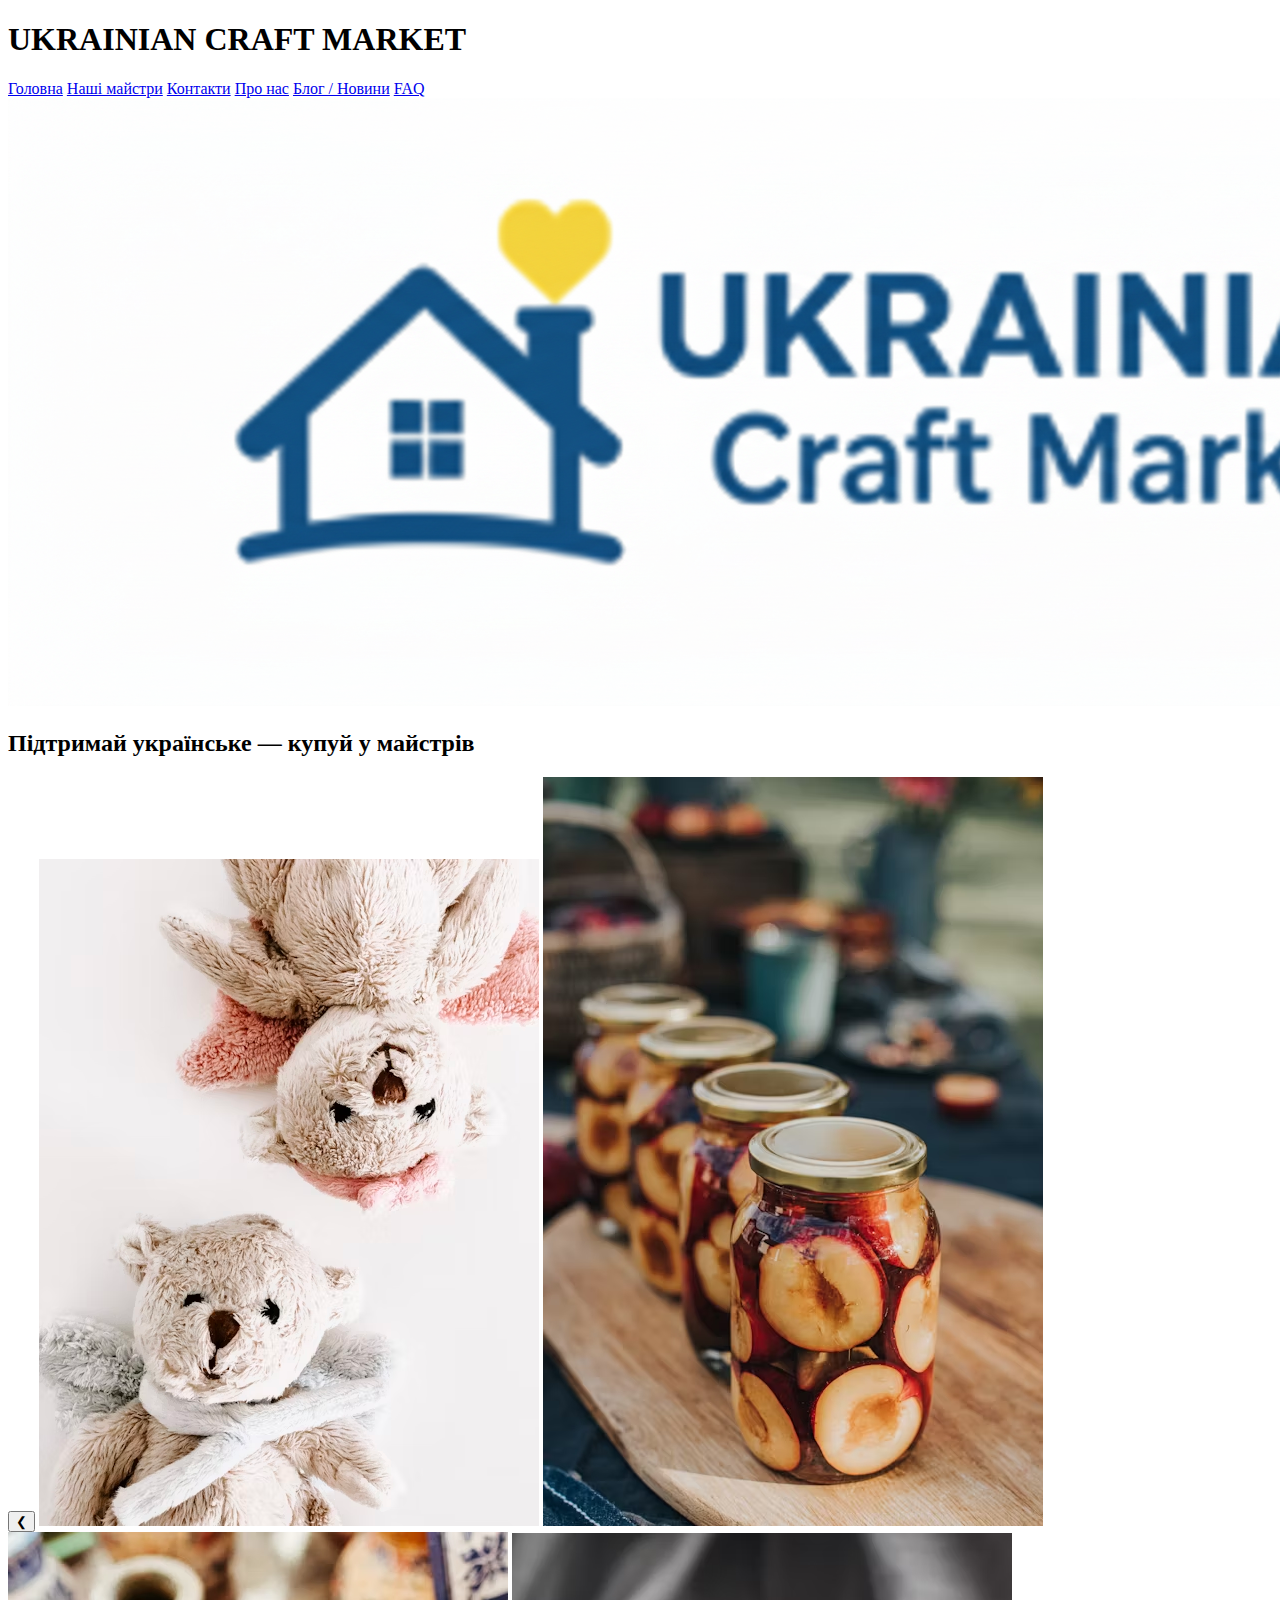
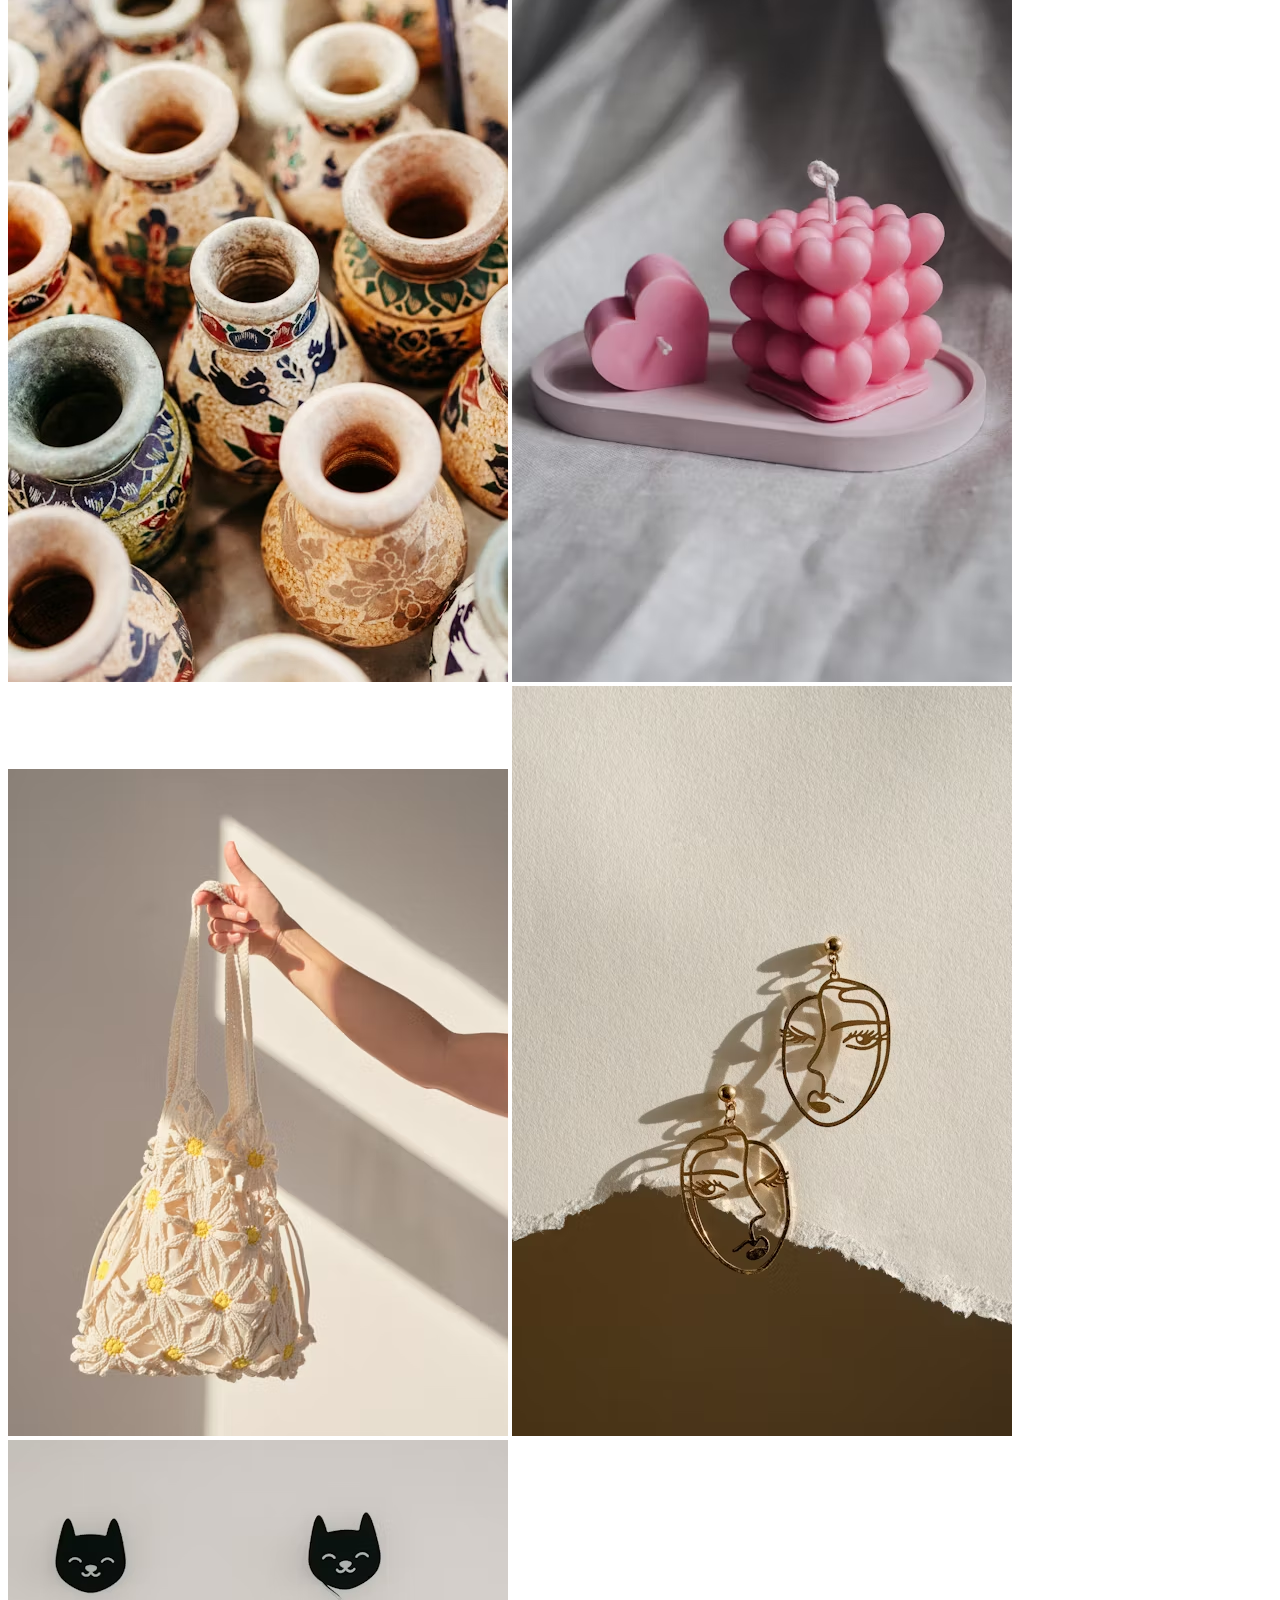
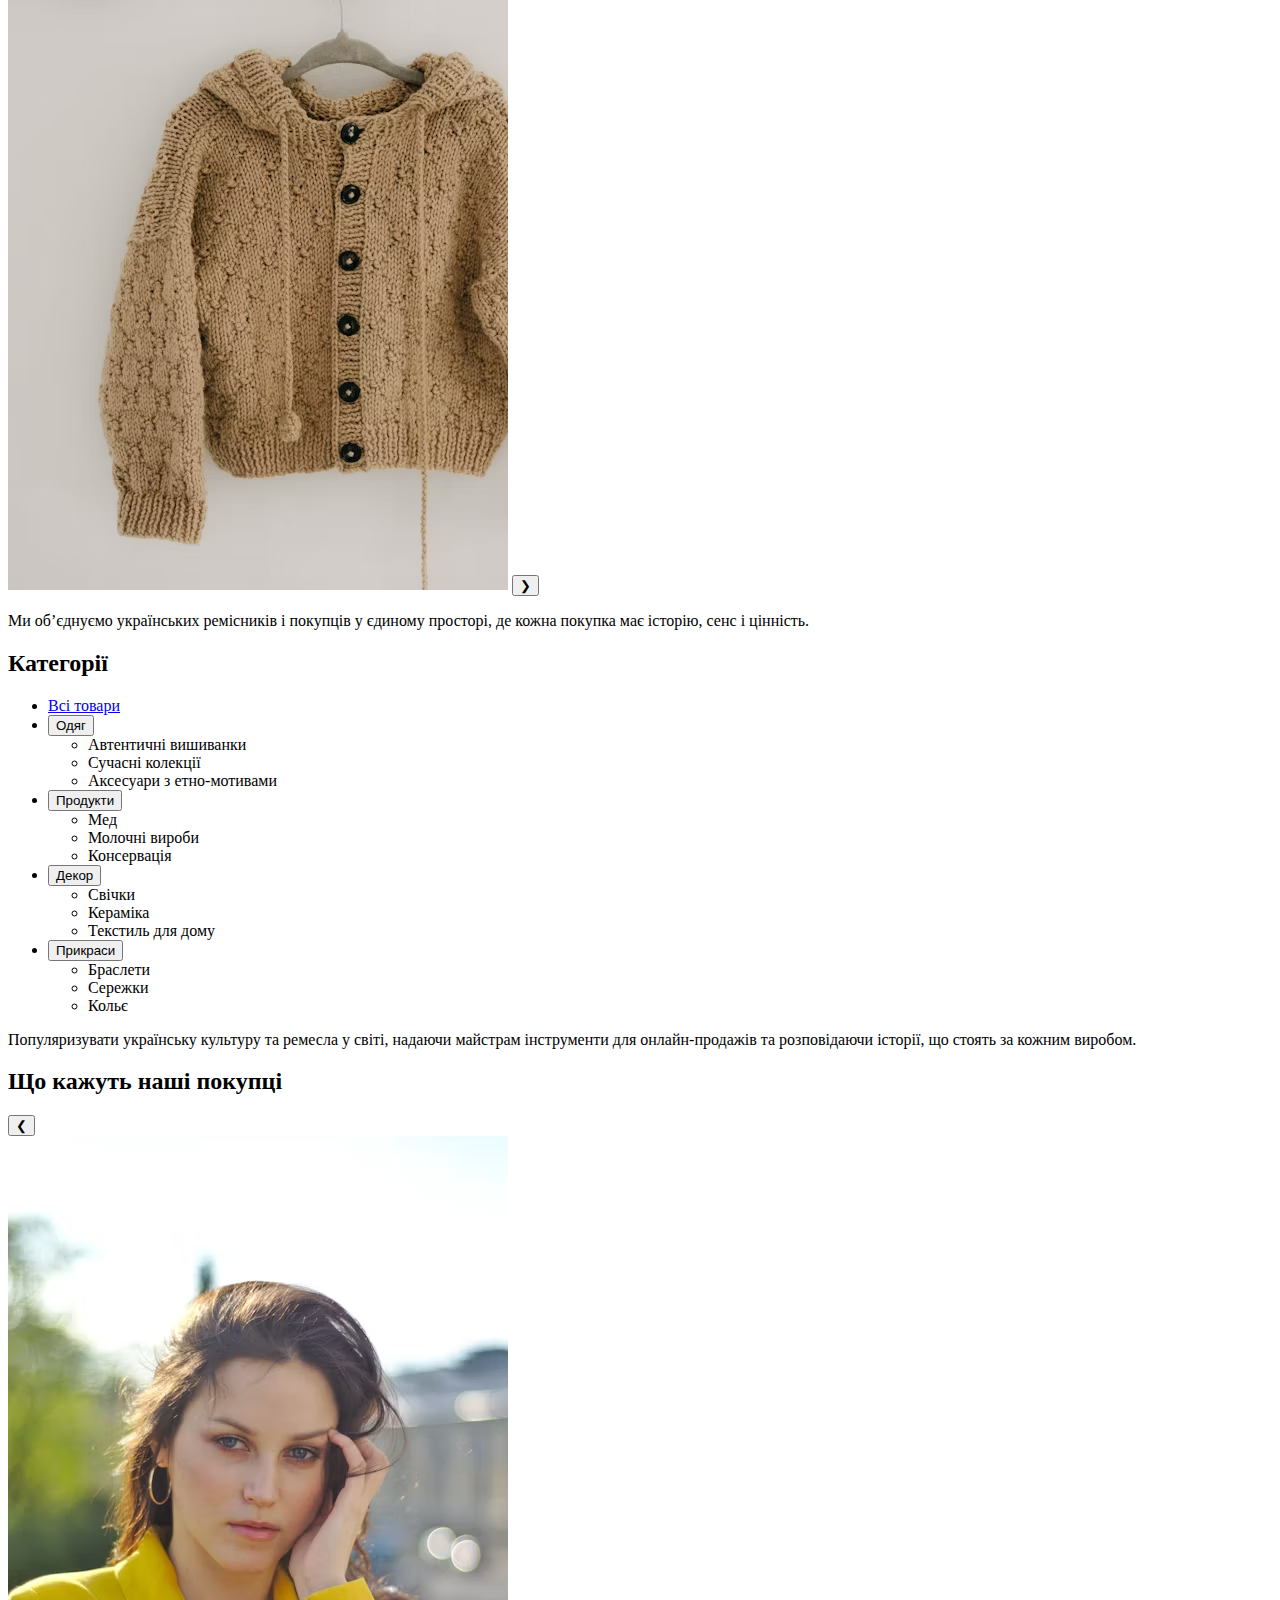
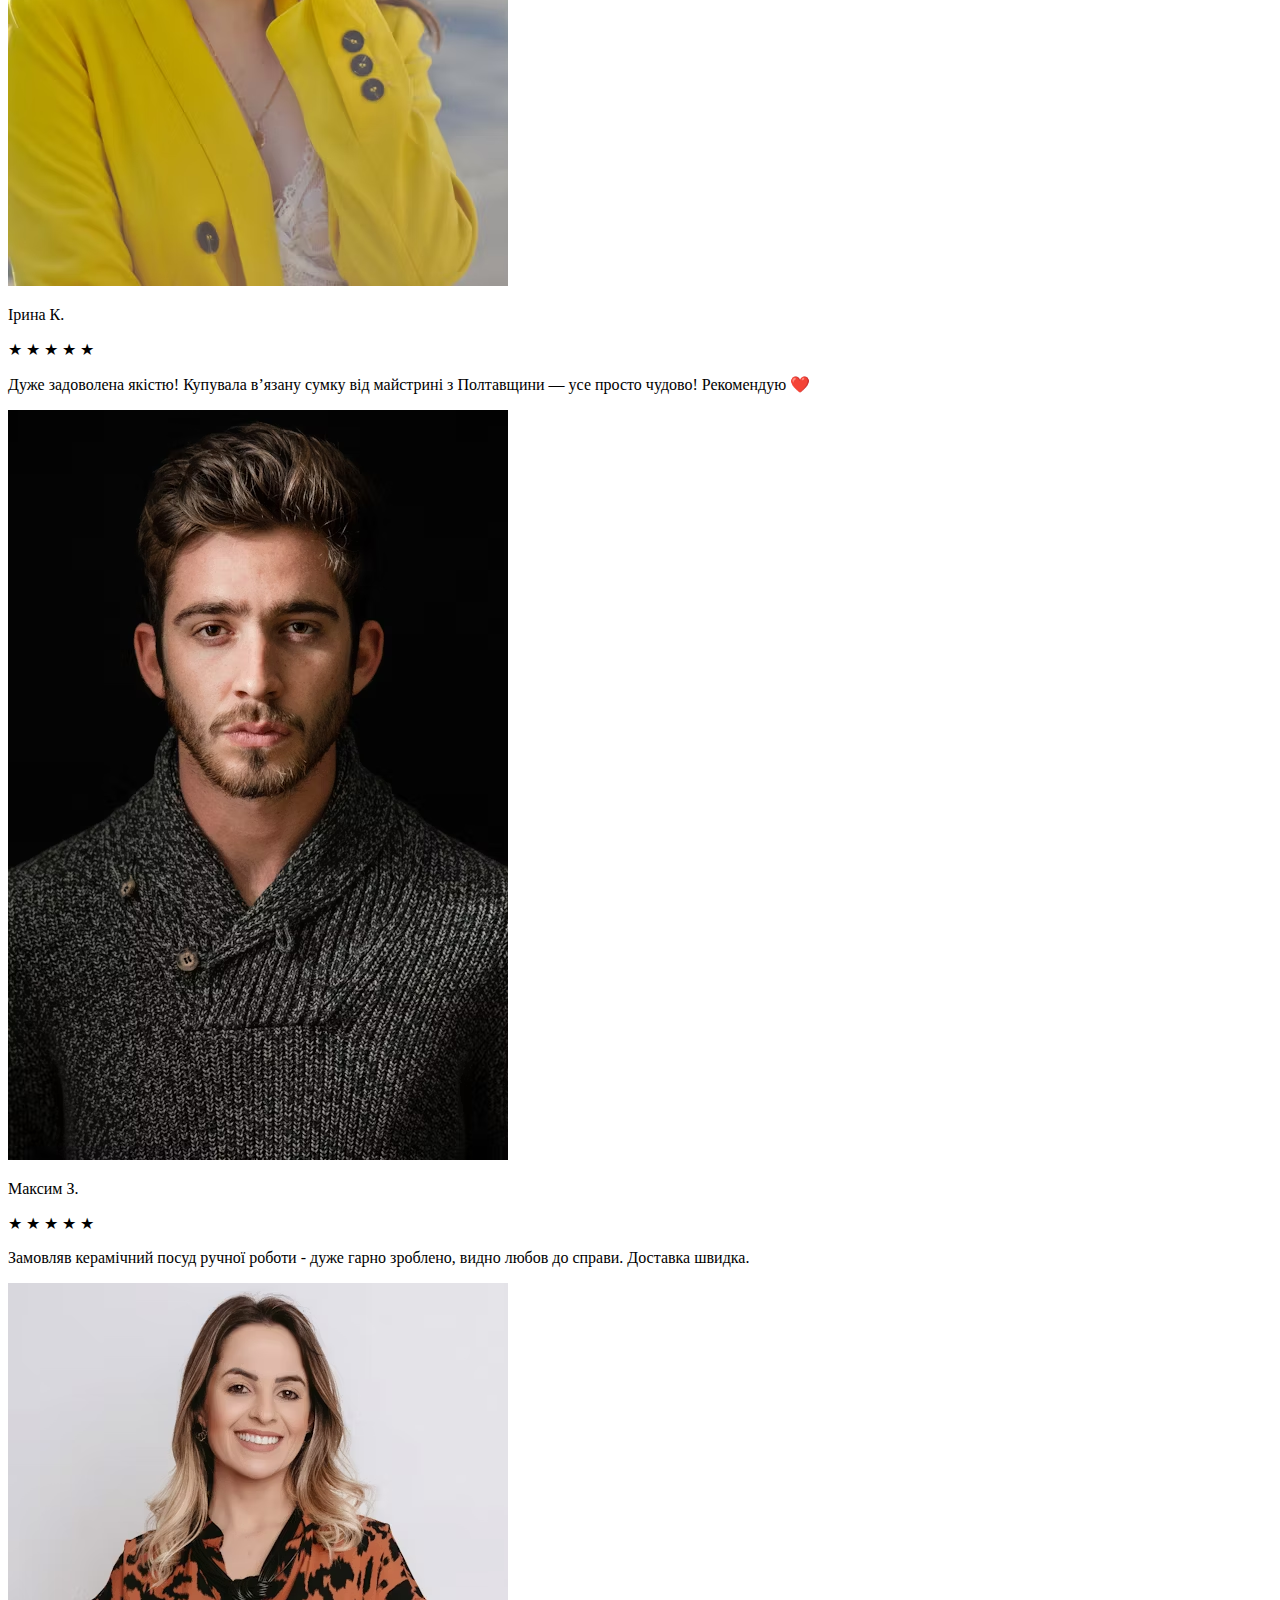
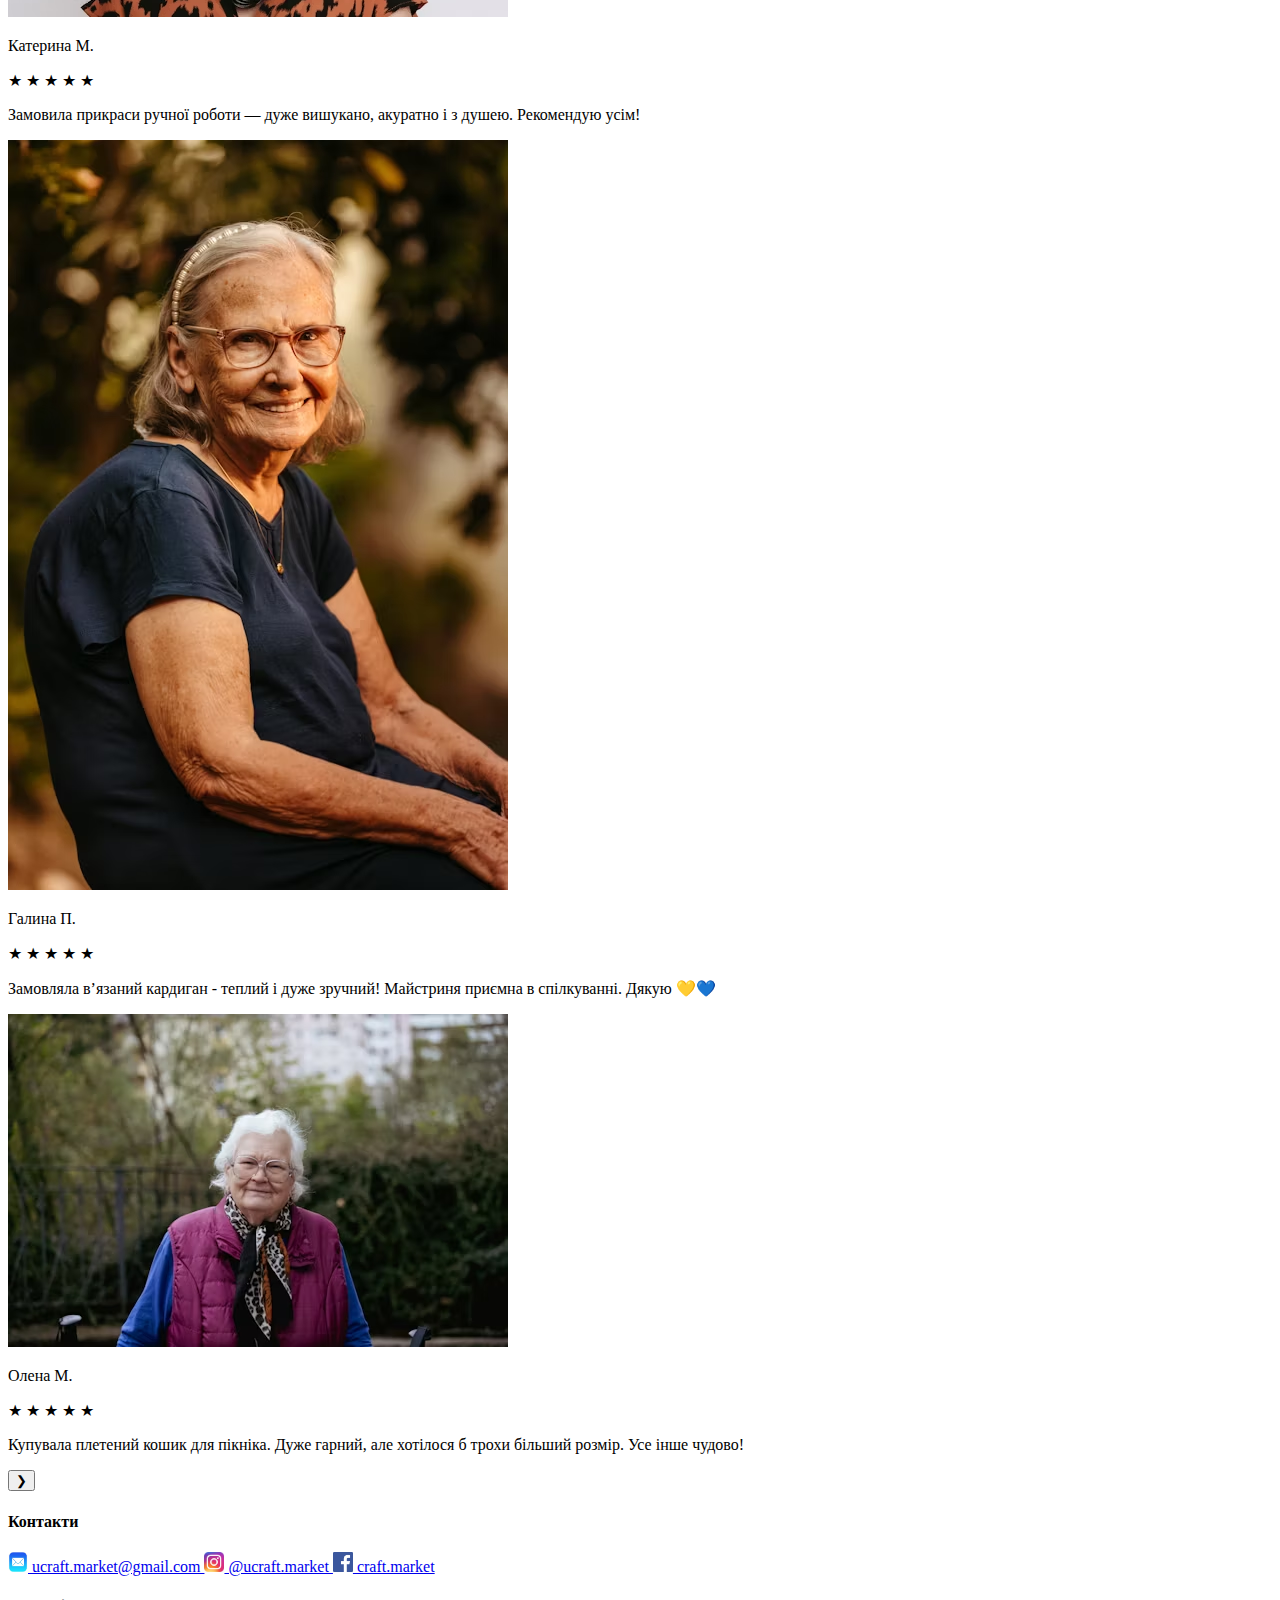
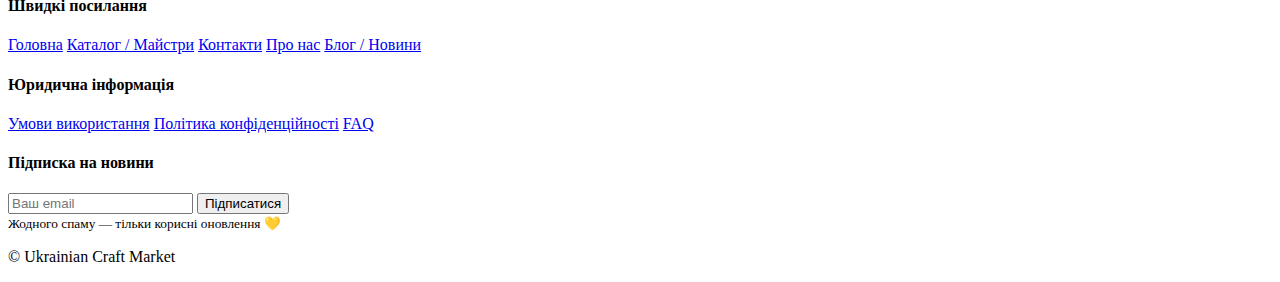
<file: index.html>
<!doctype html>
<html lang="uk">
<head>
  <meta charset="utf-8" />
  <meta name="viewport" content="width=device-width, initial-scale=1" />
  <title>Ukrainian Craft Market — Головна</title>
 <!-- <link rel="stylesheet" href="css/styles.css" />-->
</head>
<body class="page">
  <header>
    <h1>UKRAINIAN CRAFT MARKET</h1>
    <nav>
      <a href="index.html" aria-current="page">Головна</a>
      <a href="masters.html">Наші майстри</a>
      <a href="contacts.html">Контакти</a>
      <a href="#about">Про нас</a>
      <a href="#blog">Блог / Новини</a>
      <a href="#faq">FAQ</a>
    </nav>
  </header>

  <main class="content">
    <section class="hero">
      <img class="brand-img" src="img/logo.png" alt="Логотип Ukrainian Craft Market" />
      <h2>Підтримай українське — купуй у майстрів</h2>

      <!-- карусель товарів -->
      <div class="hero-carousel" aria-label="Найкращі товари">
        <button class="hc-arrow hc-prev" aria-label="Попередній">&#10094;</button>
        <img src="img/t33.avif"  alt="Коробочки ручної роботи з бісеру" class="hc-slide active" />
        <img src="img/t23.avif"  alt="Авторська тарілка з глини та металу" class="hc-slide" />
        <img src="img/t27.avif"  alt="Домашнє варення у банці" class="hc-slide" />
        <img src="img/t34.avif"  alt="Керамічні глечики ручної роботи" class="hc-slide" />
        <img src="img/t31.avif"  alt="Абстрактні сережки Мінімалізм Лінії" class="hc-slide active" />
        <img src="img/t1.avif"   alt="В'язана сумка-шопер Сонячна Ромашка" class="hc-slide active" />
        <img src="img/t10.avif"  alt="Теплий дитячий кардиган ручної в'язки" class="hc-slide active" />
        <button class="hc-arrow hc-next" aria-label="Наступний">&#10095;</button>
      </div>

      <p class="hero-sub">Ми об’єднуємо українських ремісників і покупців у єдиному просторі, де кожна покупка має історію, сенс і цінність.</p>
    </section>

    <section class="cats-wrapper">
      <h2>Категорії</h2>
         
   <div class="cats-panel" aria-hidden="false">
    <ul class="cats cats--column">
      <!-- Всі товари -->
      <li class="cat">
        <a href="about.html" class="cat-title">Всі товари</a>
      </li>

      <!-- Одяг -->
      <li class="cat">
        <button class="cat-title" type="button">Одяг</button>
        <ul class="sub">
          <li>Автентичні вишиванки</li>
          <li>Сучасні колекції</li>
          <li>Аксесуари з етно-мотивами</li>
        </ul>
      </li>

      <!-- Продукти -->
      <li class="cat">
        <button class="cat-title" type="button">Продукти</button>
        <ul class="sub">
          <li>Мед</li>
          <li>Молочні вироби</li>
          <li>Консервація</li>
        </ul>
      </li>

      <!-- Декор -->
      <li class="cat">
        <button class="cat-title" type="button">Декор</button>
        <ul class="sub">
          <li>Свічки</li>
          <li>Кераміка</li>
          <li>Текстиль для дому</li>
        </ul>
      </li>

      <!-- Прикраси -->
      <li class="cat">
        <button class="cat-title" type="button">Прикраси</button>
        <ul class="sub">
          <li>Браслети</li>
          <li>Сережки</li>
          <li>Кольє</li>
        </ul>
      </li>
    </ul>
  </div>
</section>

    <section>
      <p class="mission">
        Популяризувати українську культуру та ремесла у світі, надаючи майстрам інструменти для онлайн-продажів та розповідаючи історії, що стоять за кожним виробом.
      </p>
    </section>

  <h2>Що кажуть наші покупці</h2>

  <div class="testi-carousel" aria-label="Відгуки покупців">
    <button class="tc-arrow tc-prev" aria-label="Попередній відгук">&#10094;</button>

    <!-- Відгук 1 -->
    <article class="testi-slide active">
      <div class="testi-header">
        <img src="img/F1.avif" alt="Фото покупця Ірина" class="testi-avatar">
        <div class="testi-info">
          <p class="testi-name">Ірина К.</p>
          <div class="testi-stars" aria-label="Рейтинг 5 з 5">
            <span class="star filled">★</span>
            <span class="star filled">★</span>
            <span class="star filled">★</span>
            <span class="star filled">★</span>
            <span class="star filled">★</span>
          </div>
        </div>
      </div>
      <p class="testi-comment">
        Дуже задоволена якістю! Купувала в’язану сумку від майстрині з Полтавщини — усе просто чудово! Рекомендую ❤️
      </p>
    </article>

    <!-- Відгук 2 -->
    <article class="testi-slide">
      <div class="testi-header">
        <img src="img/F2.avif" alt="Фото покупця Максим" class="testi-avatar">
        <div class="testi-info">
          <p class="testi-name">Максим З.</p>
          <div class="testi-stars">
            <span class="star filled">★</span>
            <span class="star filled">★</span>
            <span class="star filled">★</span>
            <span class="star filled">★</span>
            <span class="star">★</span>
          </div>
        </div>
      </div>
      <p class="testi-comment">
        Замовляв керамічний посуд ручної роботи - дуже гарно зроблено, видно любов до справи. Доставка швидка.
      </p>
    </article>

    <!-- Відгук 3 -->
    <article class="testi-slide">
      <div class="testi-header">
        <img src="img/F3.avif" alt="Фото покупця Катерина" class="testi-avatar">
        <div class="testi-info">
          <p class="testi-name">Катерина М.</p>
          <div class="testi-stars">
            <span class="star filled">★</span>
            <span class="star filled">★</span>
            <span class="star filled">★</span>
            <span class="star filled">★</span>
            <span class="star filled">★</span>
          </div>
        </div>
      </div>
      <p class="testi-comment">
        Замовила прикраси ручної роботи — дуже вишукано, акуратно і з душею. Рекомендую усім!
      </p>
    </article>

    <!-- Відгук 4 -->
    <article class="testi-slide">
      <div class="testi-header">
        <img src="img/F4.avif" alt="Фото покупця Галина" class="testi-avatar">
        <div class="testi-info">
          <p class="testi-name">Галина П.</p>
          <div class="testi-stars">
            <span class="star filled">★</span>
            <span class="star filled">★</span>
            <span class="star filled">★</span>
            <span class="star filled">★</span>
            <span class="star">★</span>
          </div>
        </div>
      </div>
      <p class="testi-comment">
        Замовляла в’язаний кардиган - теплий і дуже зручний! Майстриня приємна в спілкуванні. Дякую 💛💙
      </p>
    </article>

    <!-- Відгук 5 -->
    <article class="testi-slide">
      <div class="testi-header">
        <img src="img/F6.avif" alt="Фото покупця Олена" class="testi-avatar">
        <div class="testi-info">
          <p class="testi-name">Олена М.</p>
          <div class="testi-stars">
            <span class="star filled">★</span>
            <span class="star filled">★</span>
            <span class="star filled">★</span>
            <span class="star">★</span>
            <span class="star">★</span>
          </div>
        </div>
      </div>
      <p class="testi-comment">
        Купувала плетений кошик для пікніка. Дуже гарний, але хотілося б трохи більший розмір. Усе інше чудово!
      </p>
    </article>

    <button class="tc-arrow tc-next" aria-label="Наступний відгук">&#10095;</button>
  </div>

  </main>

  <footer class="site-footer">
    <div class="footer-inner">
      <div class="footer-grid">
        <div class="footer-col">
          <h4>Контакти</h4>
          <a class="contact img-link" href="mailto:ucraft.market@gmail.com">
         <img src="img/post.jfif" alt="Email" width="20" height="20" />
            ucraft.market@gmail.com
          </a>
          <a class="contact img-link" href="https://instagram.com/ucraft.market" target="_blank" rel="noopener">
           <img src="img/inst.jfif" alt="Instagram" width="20" height="20" />
            @ucraft.market
          </a>
          <a class="contact img-link" href="https://facebook.com/craft.market" target="_blank" rel="noopener">
            <img src="img/fb.png" alt="Facebook" width="20" height="20" />
            craft.market
          </a>
        </div>

        <div class="footer-col">
          <h4>Швидкі посилання</h4>
          <a href="index.html">Головна</a>
          <a href="masters.html">Каталог / Майстри</a>
          <a href="contacts.html">Контакти</a>
          <a href="#about">Про нас</a>
          <a href="#blog">Блог / Новини</a>
        </div>

        <div class="footer-col">
          <h4>Юридична інформація</h4>
          <a href="#terms">Умови використання</a>
          <a href="#privacy">Політика конфіденційності</a>
          <a href="#faq">FAQ</a>
        </div>

        <div class="footer-col">
          <h4>Підписка на новини</h4>
          <form class="subscribe-form" action="#" method="post">
            <input type="email" name="sub_email" placeholder="Ваш email" required />
            <button type="submit">Підписатися</button>
          </form>
          <small>Жодного спаму — тільки корисні оновлення 💛</small>
        </div>
      </div>

      <p class="copy">© <span id="year"></span> Ukrainian Craft Market</p>
    </div>
  </footer>

  <!-- <script src="js/main.js"></script>  -->
</body>
</html>
</file>
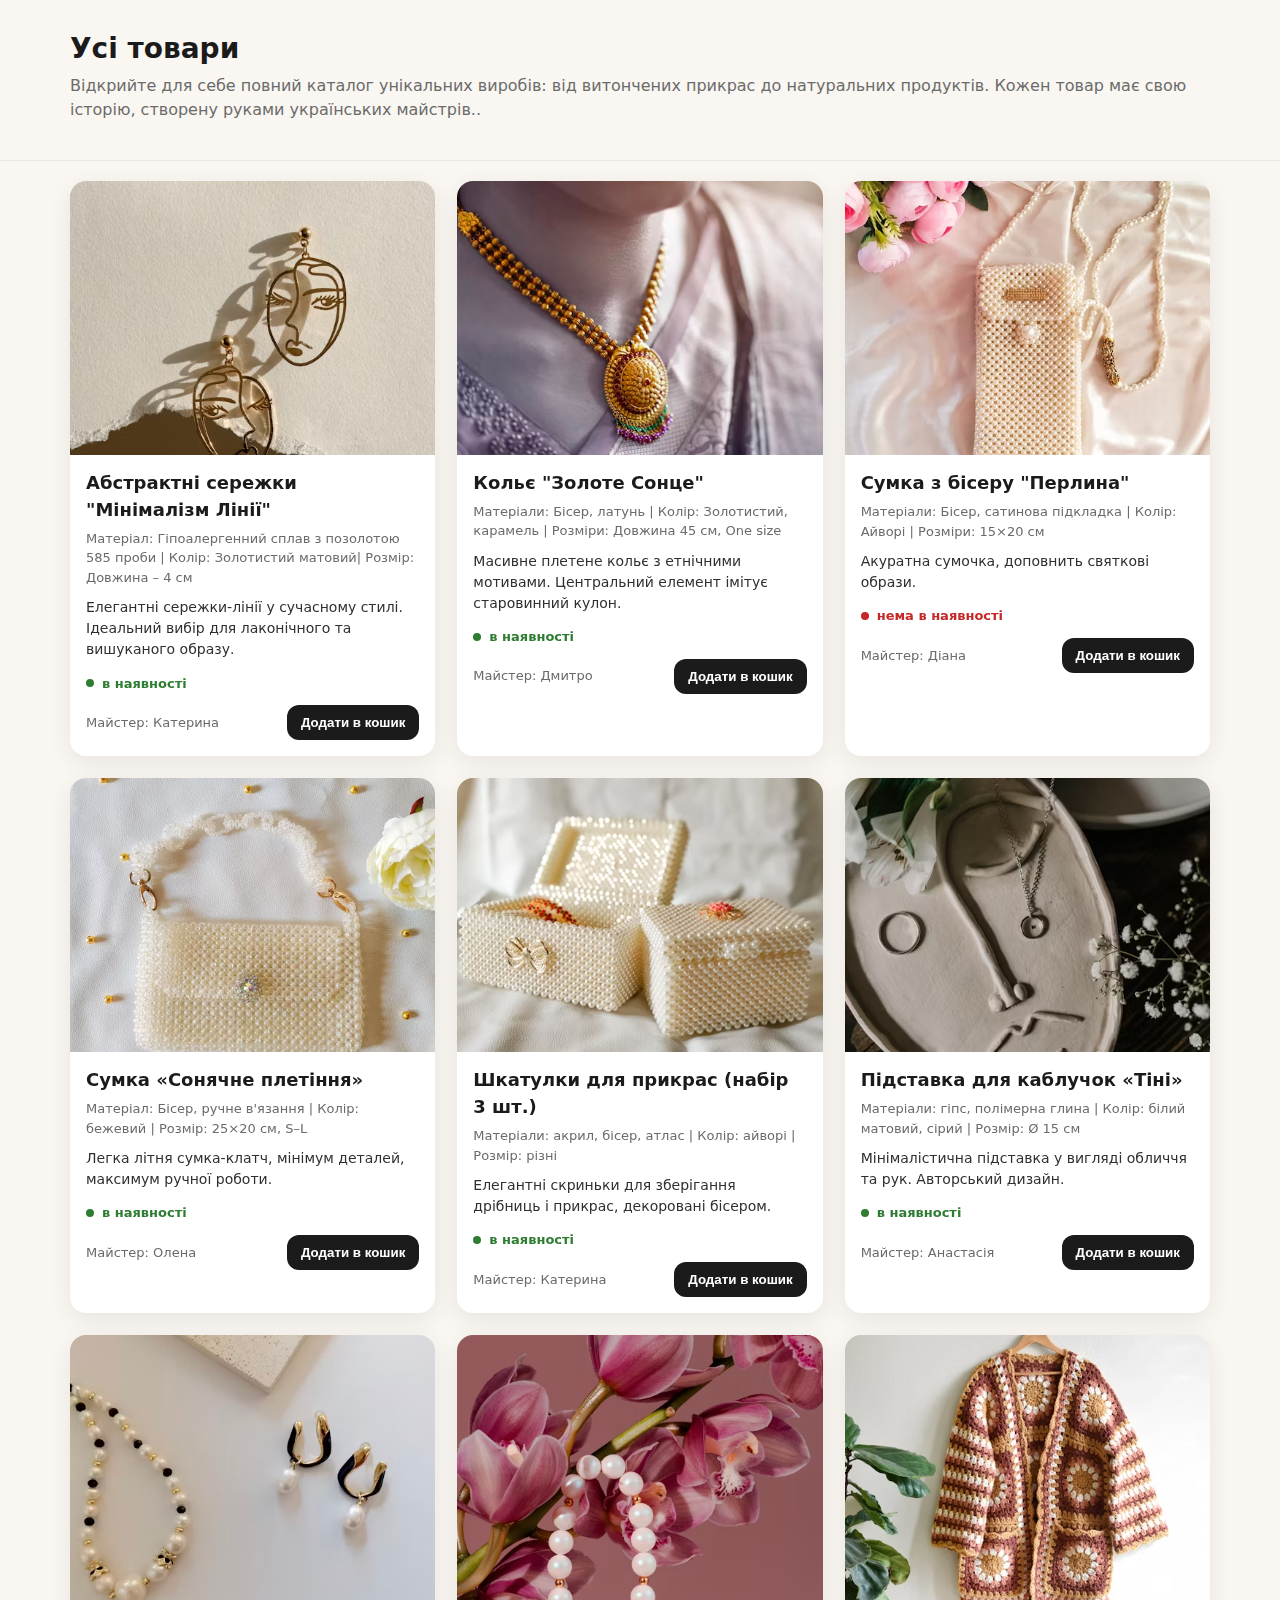
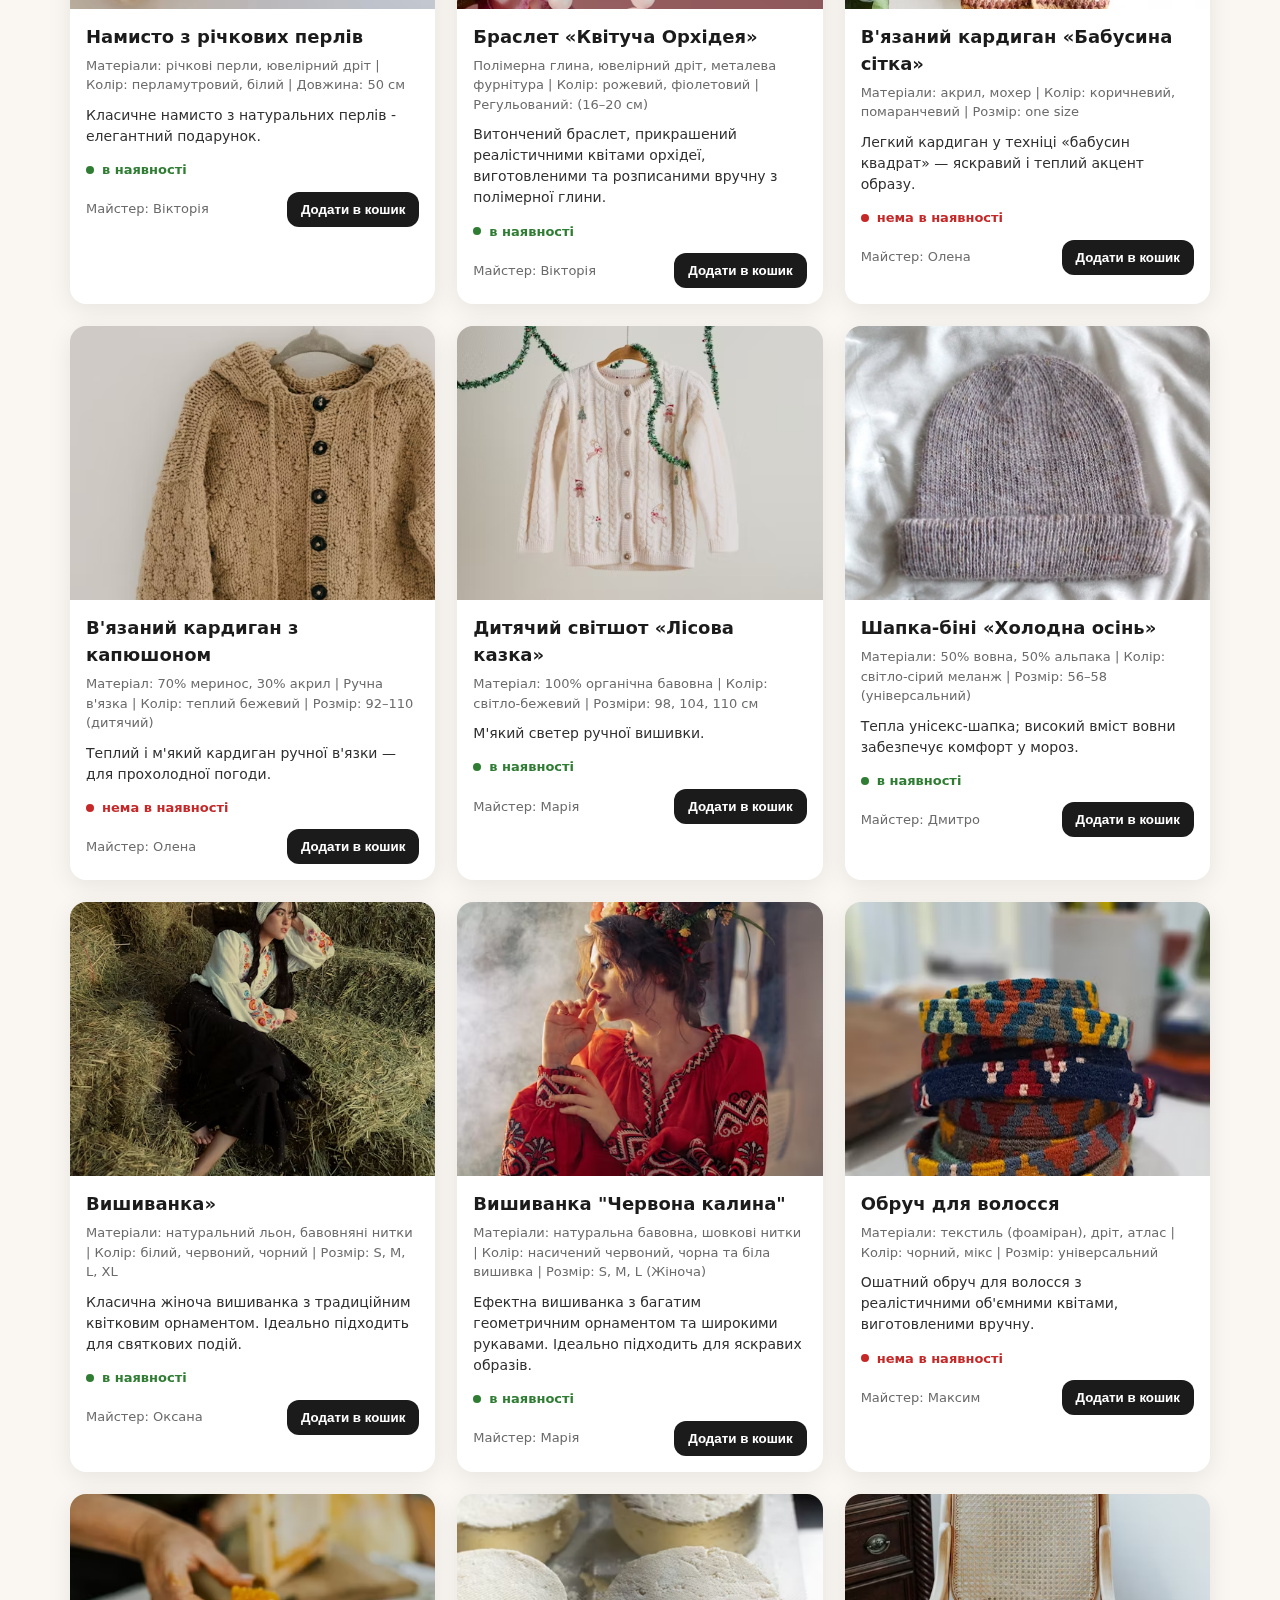
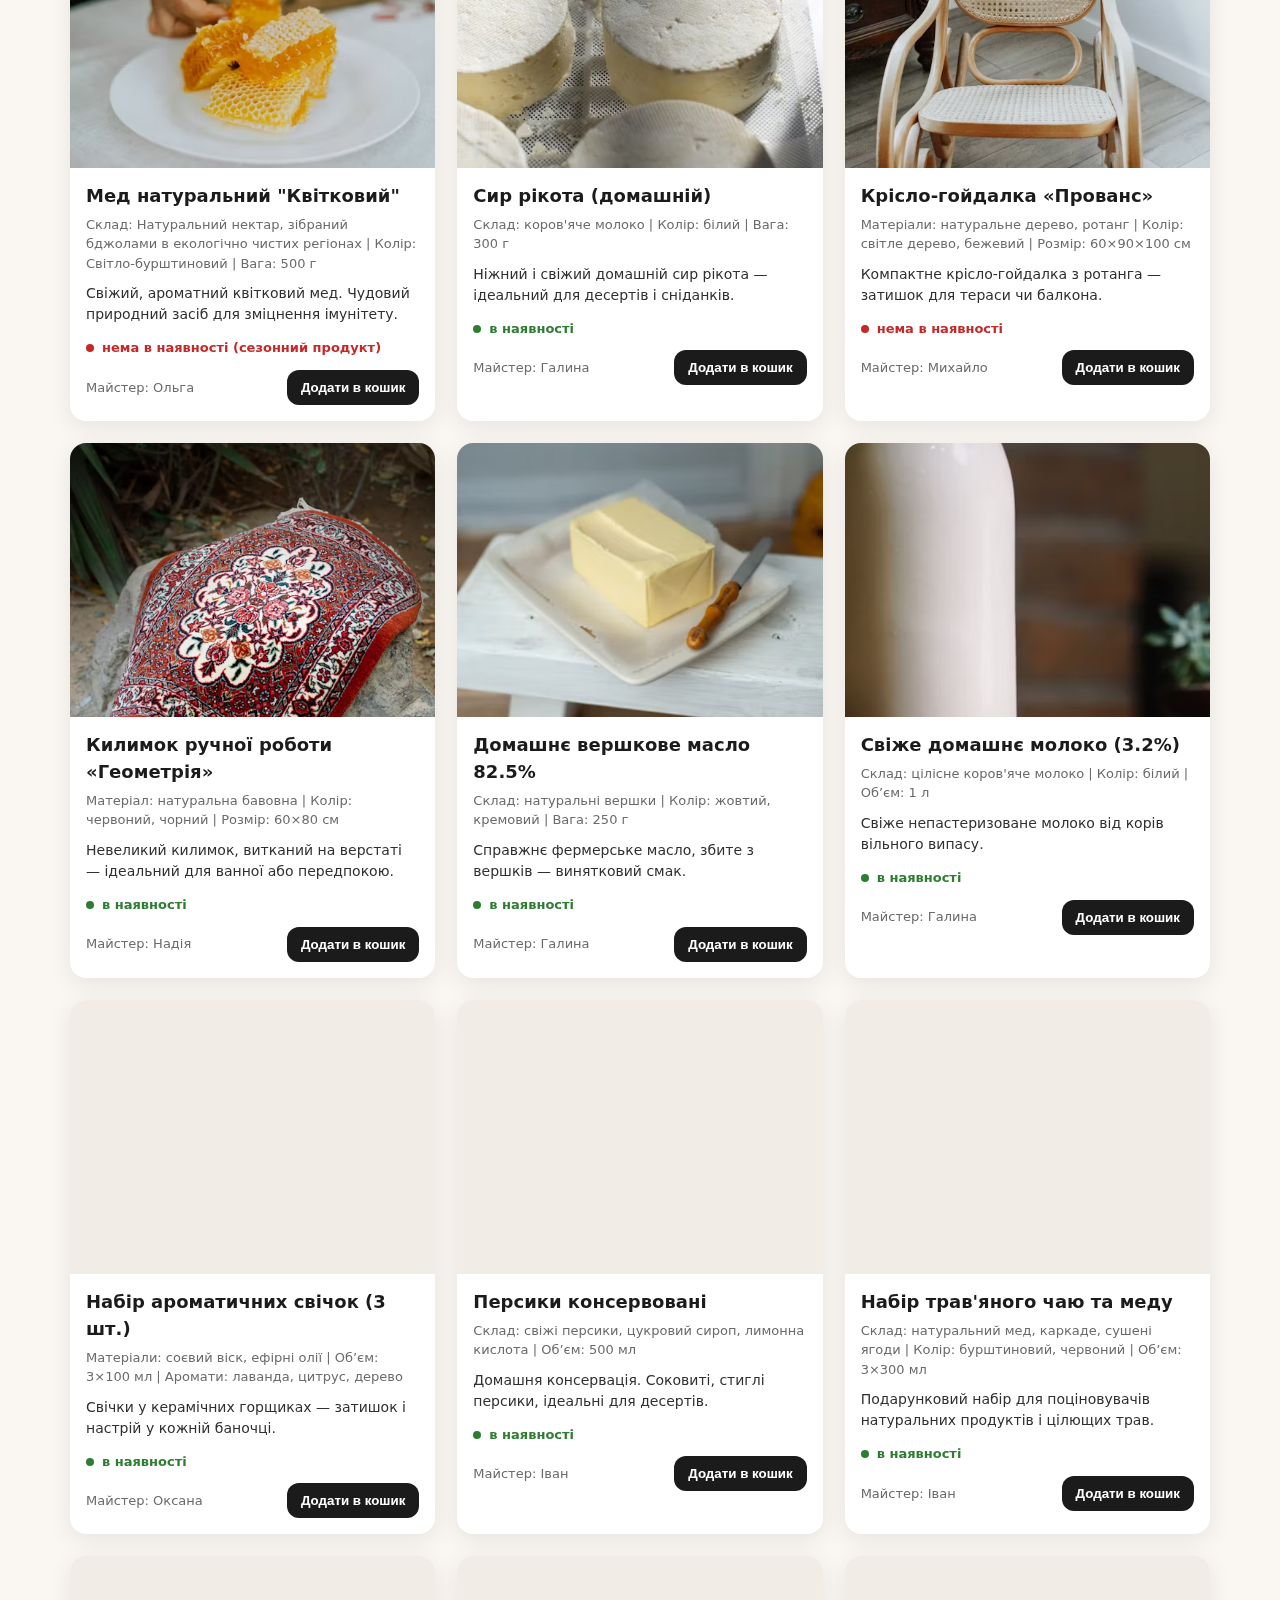
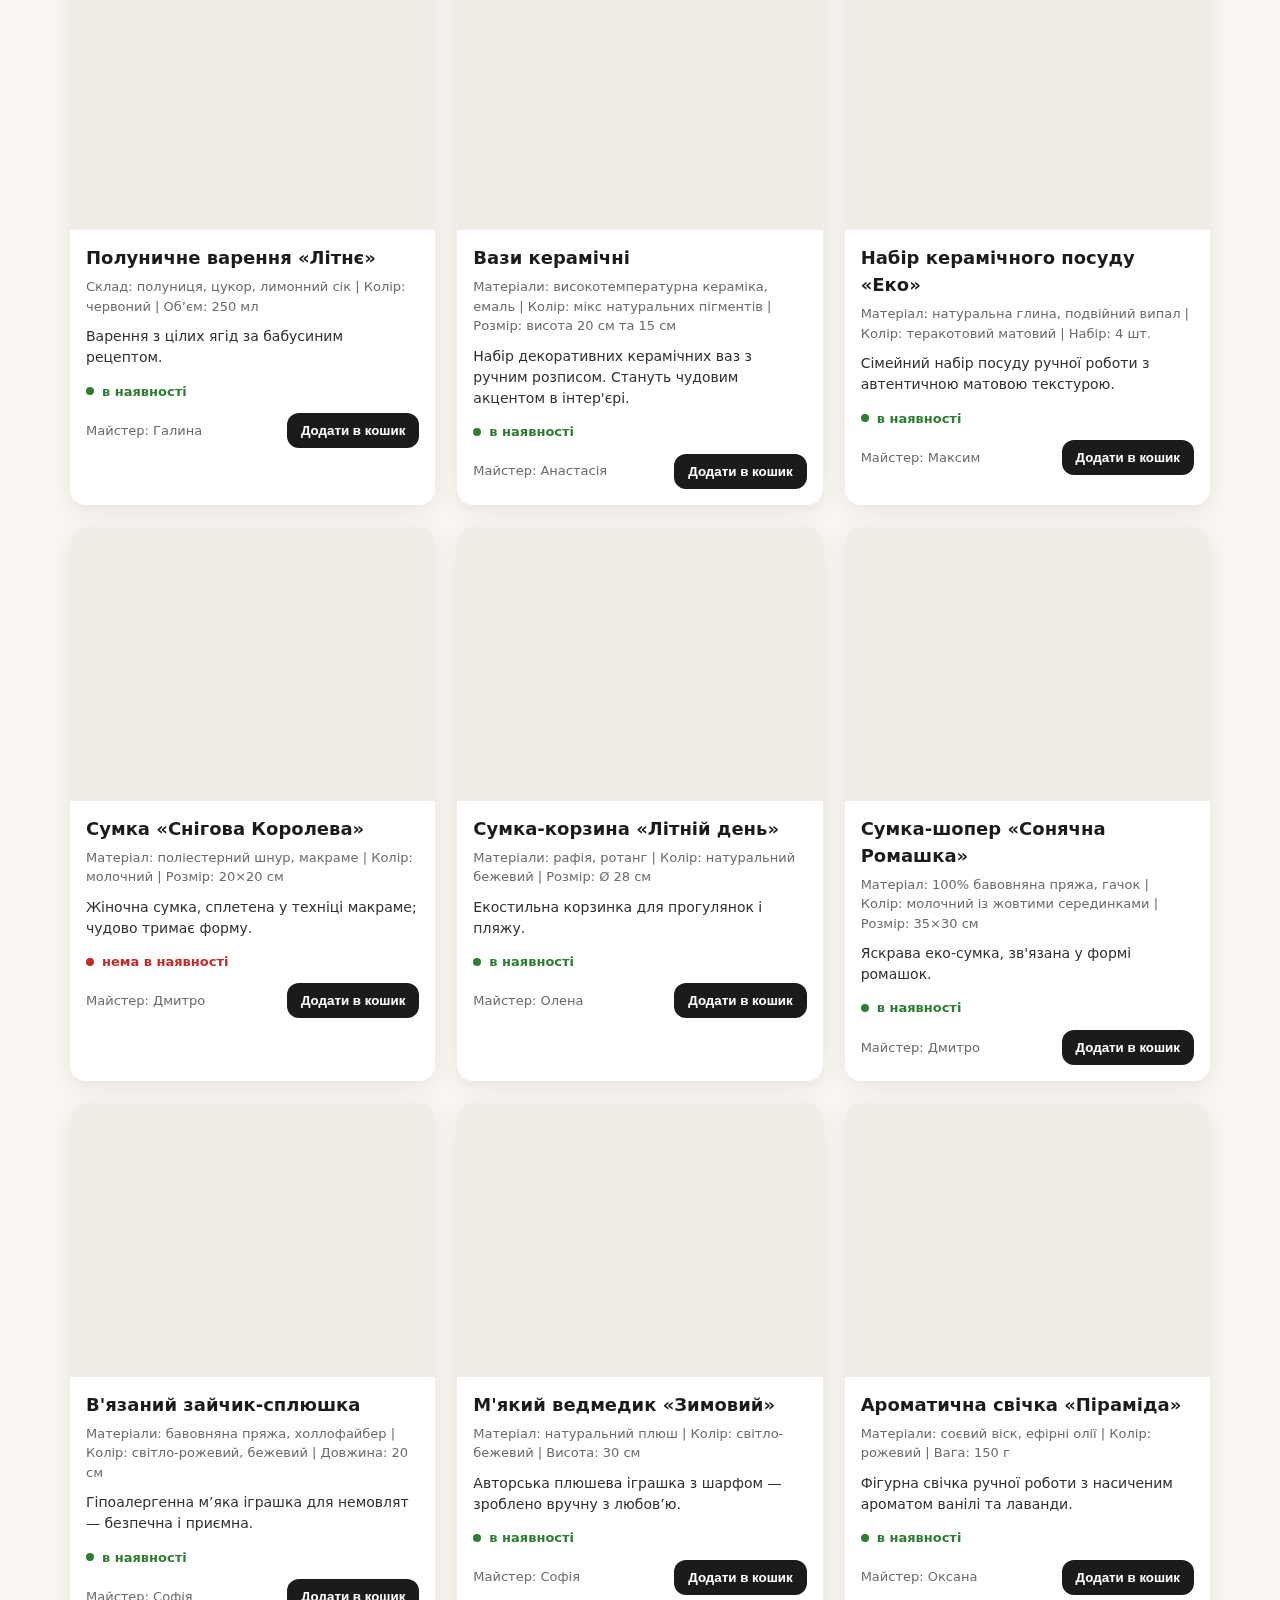
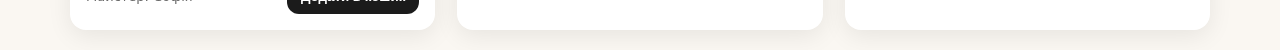
<file: about.html>
<!doctype html>
<html lang="uk">
<head>
  <meta charset="utf-8" />
  <meta name="viewport" content="width=device-width, initial-scale=1" />
  <title>Усі товари — Ukrainian Craft Market</title>
  <style>
    :root{
      --bg:#faf7f2; --card:#ffffff; --text:#1b1b1b; --muted:#6b6b6b;
      --accent:#c8a97e; --green:#2e7d32; --red:#c62828; --shadow:0 6px 24px rgba(0,0,0,.08)
    }
    *{box-sizing:border-box}
    body{margin:0;background:var(--bg);color:var(--text);font:16px/1.5 system-ui,-apple-system,Segoe UI,Roboto,Inter,Arial,sans-serif}
    header{position:sticky;top:0;background:var(--bg);backdrop-filter:saturate(150%) blur(4px);border-bottom:1px solid #eae6e0;z-index:5}
    .wrap{max-width:1180px;margin:0 auto;padding:20px}
    h1{margin:8px 0 0;font-size:28px}
    .sub{color:var(--muted);margin:4px 0 18px}

    /* 3 у рядку на десктопі */
    .grid{display:grid;grid-template-columns:repeat(3, 1fr);gap:22px}
    @media (max-width: 980px){.grid{grid-template-columns:repeat(2,1fr)}}
    @media (max-width: 620px){.grid{grid-template-columns:1fr}}

    .card{background:var(--card);border-radius:16px;overflow:hidden;box-shadow:var(--shadow);display:flex;flex-direction:column;transition:transform .2s ease, box-shadow .2s ease}
    .card:hover{transform:translateY(-4px);box-shadow:0 12px 30px rgba(0,0,0,.12)}

    .img-wrap{position:relative;aspect-ratio:4/3;overflow:hidden;background:#f1ece5}
    .img-wrap img{width:100%;height:100%;object-fit:cover;display:block;transition:transform .35s ease}
    .card:hover .img-wrap img{transform:scale(1.06)}

    .content{padding:14px 16px 16px}
    .title{font-weight:700;font-size:18px;margin:0 0 6px}
    .meta{font-size:13px;color:var(--muted);margin-bottom:10px}
    .desc{font-size:14px;margin:0 0 10px;color:#2f2f2f}

    .avail{font-weight:600;font-size:13px;margin-bottom:12px;display:inline-flex;align-items:center;gap:8px}
    .dot{width:8px;height:8px;border-radius:999px;display:inline-block}
    .in-stock{color:var(--green)}
    .in-stock .dot{background:var(--green)}
    .out-stock{color:var(--red)}
    .out-stock .dot{background:var(--red)}

    .row{display:flex;align-items:center;justify-content:space-between;gap:10px}
    .master{font-size:13px;color:var(--muted)}
    .btn{appearance:none;border:0;cursor:pointer;background:var(--text);color:#fff;padding:10px 14px;border-radius:12px;font-weight:700}
    .btn:hover{filter:brightness(.95)}
  </style>
</head>
<body>
  <header>
    <div class="wrap">
      <h1>Усі товари</h1>
      <p class="sub">Відкрийте для себе повний каталог унікальних виробів: від витончених прикрас до натуральних продуктів. Кожен товар має свою історію, створену руками українських майстрів..</p>
    </div>
  </header>

  <main class="wrap">
    <section class="grid">
      <!-- ТОВАР 1–34 -->
      
      <!-- t1 -->
      <article class="card">
        <a class="img-wrap" href="#"><img src="img/t1.avif" alt="Товар t1" loading="lazy"></a>
        <div class="content">
          <h3 class="title">Абстрактні сережки "Мінімалізм Лінії"</h3>
          <div class="meta">Матеріал: Гіпоалергенний сплав з позолотою 585 проби | Колір: Золотистий матовий| Розмір: Довжина – 4 см</div>
          <p class="desc">Елегантні сережки-лінії у сучасному стилі. Ідеальний вибір для лаконічного та вишуканого образу.</p>
          <div class="avail in-stock"><span class="dot"></span>в наявності</div>
          <div class="row">
            <div class="master">Майстер: Катерина</div>
            <button class="btn">Додати в кошик</button>
          </div>
        </div>
      </article>

      <!-- t2 -->
      <article class="card">
        <a class="img-wrap" href="#"><img src="img/t2.avif" alt="Товар t2" loading="lazy"></a>
        <div class="content">
          <h3 class="title">Кольє "Золоте Сонце"</h3>
          <div class="meta">Матеріали: Бісер, латунь | Колір: Золотистий, карамель | Розміри: Довжина 45 см, One size</div>
          <p class="desc">Масивне плетене кольє з етнічними мотивами. Центральний елемент імітує старовинний кулон.</p>
          <div class="avail in-stock"><span class="dot"></span>в наявності</div>
          <div class="row"><div class="master">Майстер: Дмитро</div><button class="btn">Додати в кошик</button></div>
        </div>
      </article>

      <!-- t3 -->
      <article class="card">
        <a class="img-wrap" href="#"><img src="img/t3.avif" alt="Товар t3" loading="lazy"></a>
        <div class="content">
          <h3 class="title">Сумка з бісеру "Перлина"</h3>
          <div class="meta">Матеріали: Бісер, сатинова підкладка | Колір: Айворі | Розміри: 15×20 см</div>
          <p class="desc">Акуратна сумочка, доповнить святкові образи.</p>
          <div class="avail out-stock"><span class="dot"></span>нема в наявності</div>
          <div class="row"><div class="master">Майстер: Діана</div><button class="btn" disabled>Додати в кошик</button></div>
        </div>
      </article>

      <!-- t4 -->
<article class="card">
  <a class="img-wrap" href="#"><img src="img/t4.avif" alt="Сумка «Сонячне плетіння»" loading="lazy"></a>
  <div class="content">
    <h3 class="title">Сумка «Сонячне плетіння»</h3>
    <div class="meta">Матеріал: Бісер, ручне в'язання | Колір: бежевий | Розмір: 25×20 см, S–L</div>
    <p class="desc">Легка літня сумка-клатч, мінімум деталей, максимум ручної роботи.</p>
    <div class="avail in-stock"><span class="dot"></span>в наявності</div>
    <div class="row"><div class="master">Майстер: Олена</div><button class="btn">Додати в кошик</button></div>
  </div>
</article>

<!-- t5 -->
<article class="card">
  <a class="img-wrap" href="#"><img src="img/t5.avif" alt="Шкатулки для прикрас (набір 3 шт.)" loading="lazy"></a>
  <div class="content">
    <h3 class="title">Шкатулки для прикрас (набір 3 шт.)</h3>
    <div class="meta">Матеріали: акрил, бісер, атлас | Колір: айворі | Розмір: різні</div>
    <p class="desc">Елегантні скриньки для зберігання дрібниць і прикрас, декоровані бісером.</p>
    <div class="avail in-stock"><span class="dot"></span>в наявності</div>
    <div class="row"><div class="master">Майстер: Катерина</div><button class="btn">Додати в кошик</button></div>
  </div>
</article>

<!-- t6 -->
<article class="card">
  <a class="img-wrap" href="#"><img src="img/t6.avif" alt="Підставка для каблучок «Тіні»" loading="lazy"></a>
  <div class="content">
    <h3 class="title">Підставка для каблучок «Тіні»</h3>
    <div class="meta">Матеріали: гіпс, полімерна глина | Колір: білий матовий, сірий | Розмір: Ø 15 см</div>
    <p class="desc">Мінімалістична підставка у вигляді обличчя та рук. Авторський дизайн.</p>
    <div class="avail in-stock"><span class="dot"></span>в наявності</div>
    <div class="row"><div class="master">Майстер: Анастасія</div><button class="btn">Додати в кошик</button></div>
  </div>
</article>

<!-- t7 -->
<article class="card">
  <a class="img-wrap" href="#"><img src="img/t7.avif" alt="Намисто з річкових перлів" loading="lazy"></a>
  <div class="content">
    <h3 class="title">Намисто з річкових перлів</h3>
    <div class="meta">Матеріали: річкові перли, ювелірний дріт | Колір: перламутровий, білий | Довжина: 50 см</div>
    <p class="desc">Класичне намисто з натуральних перлів - елегантний подарунок.</p>
    <div class="avail in-stock"><span class="dot"></span>в наявності</div>
    <div class="row"><div class="master">Майстер: Вікторія</div><button class="btn">Додати в кошик</button></div>
  </div>
</article>

<!-- t8 -->
<article class="card">
  <a class="img-wrap" href="#"><img src="img/t8.avif" alt="Набір брошок «Квітуча Орхідея»" loading="lazy"></a>
  <div class="content">
    <h3 class="title">Браслет «Квітуча Орхідея»</h3>
    <div class="meta">Полімерна глина, ювелірний дріт, металева фурнітура | Колір: рожевий, фіолетовий | Регульований: (16–20 см)</div>
    <p class="desc">Витончений браслет, прикрашений реалістичними квітами орхідеї, виготовленими та розписаними вручну з полімерної глини.</p>
    <div class="avail in-stock"><span class="dot"></span>в наявності</div>
    <div class="row"><div class="master">Майстер: Вікторія</div><button class="btn">Додати в кошик</button></div>
  </div>
</article>

<!-- t9 -->
<article class="card">
  <a class="img-wrap" href="#"><img src="img/t9.avif" alt="В'язаний кардиган «Бабусина сітка»" loading="lazy"></a>
  <div class="content">
    <h3 class="title">В'язаний кардиган «Бабусина сітка»</h3>
    <div class="meta">Матеріали: акрил, мохер | Колір: коричневий, помаранчевий | Розмір: one size</div>
    <p class="desc">Легкий кардиган у техніці «бабусин квадрат» — яскравий і теплий акцент образу.</p>
    <div class="avail out-stock"><span class="dot"></span>нема в наявності</div>
    <div class="row"><div class="master">Майстер: Олена</div><button class="btn" disabled>Додати в кошик</button></div>
  </div>
</article>

<!-- t10 -->
<article class="card">
  <a class="img-wrap" href="#"><img src="img/t10.avif" alt="В'язаний кардиган з капюшоном" loading="lazy"></a>
  <div class="content">
    <h3 class="title">В'язаний кардиган з капюшоном</h3>
    <div class="meta">Матеріал: 70% меринос, 30% акрил | Ручна в'язка | Колір: теплий бежевий | Розмір: 92–110 (дитячий)</div>
    <p class="desc">Теплий і м'який кардиган ручної в'язки — для прохолодної погоди.</p>
    <div class="avail out-stock"><span class="dot"></span>нема в наявності</div>
    <div class="row"><div class="master">Майстер: Олена</div><button class="btn" disabled>Додати в кошик</button></div>
  </div>
</article>

<!-- t11 -->
<article class="card">
  <a class="img-wrap" href="#"><img src="img/t11.avif" alt="Дитячий світшот «Лісова казка»" loading="lazy"></a>
  <div class="content">
    <h3 class="title">Дитячий світшот «Лісова казка»</h3>
    <div class="meta">Матеріал: 100% органічна бавовна | Колір: світло-бежевий | Розміри: 98, 104, 110 см</div>
    <p class="desc">М'який светер ручної вишивки.</p>
    <div class="avail in-stock"><span class="dot"></span>в наявності</div>
    <div class="row"><div class="master">Майстер: Марія</div><button class="btn">Додати в кошик</button></div>
  </div>
</article>

<!-- t12 -->
<article class="card">
  <a class="img-wrap" href="#"><img src="img/t12.avif" alt="Шапка-біні «Холодна осінь»" loading="lazy"></a>
  <div class="content">
    <h3 class="title">Шапка-біні «Холодна осінь»</h3>
    <div class="meta">Матеріали: 50% вовна, 50% альпака | Колір: світло-сірий меланж | Розмір: 56–58 (універсальний)</div>
    <p class="desc">Тепла унісекс-шапка; високий вміст вовни забезпечує комфорт у мороз.</p>
    <div class="avail in-stock"><span class="dot"></span>в наявності</div>
    <div class="row"><div class="master">Майстер: Дмитро</div><button class="btn">Додати в кошик</button></div>
  </div>
</article>

<!-- t13 -->
<article class="card">
  <a class="img-wrap" href="#"><img src="img/t13.avif" alt="Вишиванка»" loading="lazy"></a>
  <div class="content">
    <h3 class="title">Вишиванка»</h3>
    <div class="meta">Матеріали: натуральний льон, бавовняні нитки | Колір: білий, червоний, чорний | Розмір: S, M, L, XL</div>
    <p class="desc">Класична жіноча вишиванка з традиційним квітковим орнаментом. Ідеально підходить для святкових подій.</p>
    <div class="avail in-stock"><span class="dot"></span>в наявності</div>
    <div class="row"><div class="master">Майстер: Оксана</div><button class="btn">Додати в кошик</button></div>
  </div>
</article>

<!-- t14 -->
<article class="card">
  <a class="img-wrap" href="#"><img src="img/t14.avif" alt="Вишиванка Червона калина" loading="lazy"></a>
  <div class="content">
    <h3 class="title">Вишиванка "Червона калина"</h3>
    <div class="meta">Матеріали: натуральна бавовна, шовкові нитки | Колір: насичений червоний, чорна та біла вишивка | Розмір: S, M, L (Жіноча)</div>
    <p class="desc">Ефектна вишиванка з багатим геометричним орнаментом та широкими рукавами. Ідеально підходить для яскравих образів.</p>
    <div class="avail in-stock"><span class="dot"></span>в наявності</div>
    <div class="row"><div class="master">Майстер: Марія</div><button class="btn">Додати в кошик</button></div>
  </div>
</article>

<!-- t15 -->
<article class="card">
  <a class="img-wrap" href="#"><img src="img/t15.avif" alt="Обруч для волосся Польові квіти»" loading="lazy"></a>
  <div class="content">
    <h3 class="title">Обруч для волосся</h3>
    <div class="meta">Матеріали: текстиль (фоаміран), дріт, атлас | Колір: чорний, мікс | Розмір: універсальний</div>
    <p class="desc">Ошатний обруч для волосся з реалістичними об'ємними квітами, виготовленими вручну.</p>
    <div class="avail out-stock"><span class="dot"></span>нема в наявності</div>
    <div class="row"><div class="master">Майстер: Максим</div><button class="btn" disabled>Додати в кошик</button></div>
  </div>
</article>

<!-- t16 -->
<article class="card">
  <a class="img-wrap" href="#"><img src="img/t16.avif" alt="Мед натуральний Квітковий" loading="lazy"></a>
  <div class="content">
    <h3 class="title">Мед натуральний "Квітковий"</h3>
    <div class="meta">Склад: Натуральний нектар, зібраний бджолами в екологічно чистих регіонах | Колір: Світло-бурштиновий | Вага: 500 г</div>
    <p class="desc">Свіжий, ароматний квітковий мед. Чудовий природний засіб для зміцнення імунітету.</p>
    <div class="avail out-stock"><span class="dot"></span>нема в наявності (сезонний продукт)</div>
    <div class="row"><div class="master">Майстер: Ольга</div><button class="btn" disabled>Додати в кошик</button></div>
  </div>
</article>

<!-- t17 -->
<article class="card">
  <a class="img-wrap" href="#"><img src="img/t17.avif" alt="Сир рікота (домашній)" loading="lazy"></a>
  <div class="content">
    <h3 class="title">Сир рікота (домашній)</h3>
    <div class="meta">Склад: коров'яче молоко | Колір: білий | Вага: 300 г</div>
    <p class="desc">Ніжний і свіжий домашній сир рікота — ідеальний для десертів і сніданків.</p>
    <div class="avail in-stock"><span class="dot"></span>в наявності</div>
    <div class="row"><div class="master">Майстер: Галина</div><button class="btn">Додати в кошик</button></div>
  </div>
</article>

<!-- t18 -->
<article class="card">
  <a class="img-wrap" href="#"><img src="img/t18.avif" alt="Крісло-гойдалка «Прованс»" loading="lazy"></a>
  <div class="content">
    <h3 class="title">Крісло-гойдалка «Прованс»</h3>
    <div class="meta">Матеріали: натуральне дерево, ротанг | Колір: світле дерево, бежевий | Розмір: 60×90×100 см</div>
    <p class="desc">Компактне крісло-гойдалка з ротанга — затишок для тераси чи балкона.</p>
    <div class="avail out-stock"><span class="dot"></span>нема в наявності</div>
    <div class="row"><div class="master">Майстер: Михайло</div><button class="btn" disabled>Додати в кошик</button></div>
  </div>
</article>

<!-- t19 -->
<article class="card">
  <a class="img-wrap" href="#"><img src="img/t19.avif" alt="Килимок ручної роботи «Геометрія»" loading="lazy"></a>
  <div class="content">
    <h3 class="title">Килимок ручної роботи «Геометрія»</h3>
    <div class="meta">Матеріал: натуральна бавовна | Колір: червоний, чорний | Розмір: 60×80 см</div>
    <p class="desc">Невеликий килимок, витканий на верстаті — ідеальний для ванної або передпокою.</p>
    <div class="avail in-stock"><span class="dot"></span>в наявності</div>
    <div class="row"><div class="master">Майстер: Надія</div><button class="btn">Додати в кошик</button></div>
  </div>
</article>

<!-- t20 -->
<article class="card">
  <a class="img-wrap" href="#"><img src="img/t20.avif" alt="Домашнє вершкове масло 82.5%" loading="lazy"></a>
  <div class="content">
    <h3 class="title">Домашнє вершкове масло 82.5%</h3>
    <div class="meta">Склад: натуральні вершки | Колір: жовтий, кремовий | Вага: 250 г</div>
    <p class="desc">Справжнє фермерське масло, збите з вершків — винятковий смак.</p>
    <div class="avail in-stock"><span class="dot"></span>в наявності</div>
    <div class="row"><div class="master">Майстер: Галина</div><button class="btn">Додати в кошик</button></div>
  </div>
</article>

<!-- t21 -->
<article class="card">
  <a class="img-wrap" href="#"><img src="img/t21.avif" alt="Свіже домашнє молоко (3.2%)" loading="lazy"></a>
  <div class="content">
    <h3 class="title">Свіже домашнє молоко (3.2%)</h3>
    <div class="meta">Склад: цілісне коров'яче молоко | Колір: білий | Об’єм: 1 л</div>
    <p class="desc">Свіже непастеризоване молоко від корів вільного випасу.</p>
    <div class="avail in-stock"><span class="dot"></span>в наявності</div>
    <div class="row"><div class="master">Майстер: Галина</div><button class="btn">Додати в кошик</button></div>
  </div>
</article>

<!-- t22 -->
<article class="card">
  <a class="img-wrap" href="#"><img src="img/t22.avif" alt="Набір ароматичних свічок (3 шт.)" loading="lazy"></a>
  <div class="content">
    <h3 class="title">Набір ароматичних свічок (3 шт.)</h3>
    <div class="meta">Матеріали: соєвий віск, ефірні олії | Об’єм: 3×100 мл | Аромати: лаванда, цитрус, дерево</div>
    <p class="desc">Свічки у керамічних горщиках — затишок і настрій у кожній баночці.</p>
    <div class="avail in-stock"><span class="dot"></span>в наявності</div>
    <div class="row"><div class="master">Майстер: Оксана</div><button class="btn">Додати в кошик</button></div>
  </div>
</article>

<!-- t23 -->
<article class="card">
  <a class="img-wrap" href="#"><img src="img/t23.avif" alt="Персики консервовані" loading="lazy"></a>
  <div class="content">
    <h3 class="title">Персики консервовані</h3>
    <div class="meta">Склад: свіжі персики, цукровий сироп, лимонна кислота |  Об’єм: 500 мл</div>
    <p class="desc">Домашня консервація. Соковиті, стиглі персики, ідеальні для десертів.</p>
    <div class="avail in-stock"><span class="dot"></span>в наявності</div>
    <div class="row"><div class="master">Майстер: Іван</div><button class="btn">Додати в кошик</button></div>
  </div>
</article>

<!-- t24 -->
<article class="card">
  <a class="img-wrap" href="#"><img src="img/t24.avif" alt="Набір трав'яного чаю та меду" loading="lazy"></a>
  <div class="content">
    <h3 class="title">Набір трав'яного чаю та меду</h3>
    <div class="meta">Склад: натуральний мед, каркаде, сушені ягоди | Колір: бурштиновий, червоний | Об’єм: 3×300 мл</div>
    <p class="desc">Подарунковий набір для поціновувачів натуральних продуктів і цілющих трав.</p>
    <div class="avail in-stock"><span class="dot"></span>в наявності</div>
    <div class="row"><div class="master">Майстер: Іван</div><button class="btn">Додати в кошик</button></div>
  </div>
</article>

<!-- t25 -->
<article class="card">
  <a class="img-wrap" href="#"><img src="img/t25.avif" alt="Полуничне варення «Літнє»" loading="lazy"></a>
  <div class="content">
    <h3 class="title">Полуничне варення «Літнє»</h3>
    <div class="meta">Склад: полуниця, цукор, лимонний сік | Колір: червоний | Об’єм: 250 мл</div>
    <p class="desc">Варення з цілих ягід за бабусиним рецептом.</p>
    <div class="avail in-stock"><span class="dot"></span>в наявності</div>
    <div class="row"><div class="master">Майстер: Галина</div><button class="btn">Додати в кошик</button></div>
  </div>
</article>

<!-- t27 -->
<article class="card">
  <a class="img-wrap" href="#"><img src="img/t27.avif" alt="Вази керамічні" loading="lazy"></a>
  <div class="content">
    <h3 class="title">Вази керамічні</h3>
    <div class="meta">Матеріали: високотемпературна кераміка, емаль | Колір: мікс натуральних пігментів | Розмір: висота 20 см та 15 см</div>
    <p class="desc">Набір декоративних керамічних ваз з ручним розписом. Стануть чудовим акцентом в інтер'єрі.</p>
    <div class="avail in-stock"><span class="dot"></span>в наявності</div>
    <div class="row"><div class="master">Майстер: Анастасія</div><button class="btn">Додати в кошик</button></div>
  </div>
</article>

<!-- t28 -->
<article class="card">
  <a class="img-wrap" href="#"><img src="img/t28.avif" alt="Набір керамічного посуду «Еко»" loading="lazy"></a>
  <div class="content">
    <h3 class="title">Набір керамічного посуду «Еко»</h3>
    <div class="meta">Матеріал: натуральна глина, подвійний випал | Колір: теракотовий матовий | Набір: 4 шт.</div>
    <p class="desc">Сімейний набір посуду ручної роботи з автентичною матовою текстурою.</p>
    <div class="avail in-stock"><span class="dot"></span>в наявності</div>
    <div class="row"><div class="master">Майстер: Максим</div><button class="btn">Додати в кошик</button></div>
  </div>
</article>

<!-- t29 -->
<article class="card">
  <a class="img-wrap" href="#"><img src="img/t29.avif" alt="Сумка «Снігова Королева»" loading="lazy"></a>
  <div class="content">
    <h3 class="title">Сумка «Снігова Королева»</h3>
    <div class="meta">Матеріал: поліестерний шнур, макраме | Колір: молочний | Розмір: 20×20 см</div>
    <p class="desc">Жіночна сумка, сплетена у техніці макраме; чудово тримає форму.</p>
    <div class="avail out-stock"><span class="dot"></span>нема в наявності</div>
    <div class="row"><div class="master">Майстер: Дмитро</div><button class="btn" disabled>Додати в кошик</button></div>
  </div>
</article>

<!-- t30 -->
<article class="card">
  <a class="img-wrap" href="#"><img src="img/t30.avif" alt="Сумка-корзина «Літній день»" loading="lazy"></a>
  <div class="content">
    <h3 class="title">Сумка-корзина «Літній день»</h3>
    <div class="meta">Матеріали: рафія, ротанг | Колір: натуральний бежевий | Розмір: Ø 28 см</div>
    <p class="desc">Екостильна корзинка для прогулянок і пляжу.</p>
    <div class="avail in-stock"><span class="dot"></span>в наявності</div>
    <div class="row"><div class="master">Майстер: Олена</div><button class="btn">Додати в кошик</button></div>
  </div>
</article>

<!-- t31 -->
<article class="card">
  <a class="img-wrap" href="#"><img src="img/t31.avif" alt="Сумка-шопер «Сонячна Ромашка»" loading="lazy"></a>
  <div class="content">
    <h3 class="title">Сумка-шопер «Сонячна Ромашка»</h3>
    <div class="meta">Матеріал: 100% бавовняна пряжа, гачок | Колір: молочний із жовтими серединками | Розмір: 35×30 см</div>
    <p class="desc">Яскрава еко-сумка, зв'язана у формі ромашок.</p>
    <div class="avail in-stock"><span class="dot"></span>в наявності</div>
    <div class="row"><div class="master">Майстер: Дмитро</div><button class="btn">Додати в кошик</button></div>
  </div>
</article>

<!-- t32 -->
<article class="card">
  <a class="img-wrap" href="#"><img src="img/t32.avif" alt="В'язаний зайчик-сплюшка" loading="lazy"></a>
  <div class="content">
    <h3 class="title">В'язаний зайчик-сплюшка</h3>
    <div class="meta">Матеріали: бавовняна пряжа, холлофайбер | Колір: світло-рожевий, бежевий | Довжина: 20 см</div>
    <p class="desc">Гіпоалергенна м’яка іграшка для немовлят — безпечна і приємна.</p>
    <div class="avail in-stock"><span class="dot"></span>в наявності</div>
    <div class="row"><div class="master">Майстер: Софія</div><button class="btn">Додати в кошик</button></div>
  </div>
</article>

<!-- t33 -->
<article class="card">
  <a class="img-wrap" href="#"><img src="img/t33.avif" alt="М'який ведмедик «Зимовий»" loading="lazy"></a>
  <div class="content">
    <h3 class="title">М'який ведмедик «Зимовий»</h3>
    <div class="meta">Матеріал: натуральний плюш | Колір: світло-бежевий | Висота: 30 см</div>
    <p class="desc">Авторська плюшева іграшка з шарфом — зроблено вручну з любов’ю.</p>
    <div class="avail in-stock"><span class="dot"></span>в наявності</div>
    <div class="row"><div class="master">Майстер: Софія</div><button class="btn">Додати в кошик</button></div>
  </div>
</article>

<!-- t34 -->
<article class="card">
  <a class="img-wrap" href="#"><img src="img/t34.avif" alt="Ароматична свічка «Піраміда»" loading="lazy"></a>
  <div class="content">
    <h3 class="title">Ароматична свічка «Піраміда»</h3>
    <div class="meta">Матеріали: соєвий віск, ефірні олії | Колір: рожевий | Вага: 150 г</div>
    <p class="desc">Фігурна свічка ручної роботи з насиченим ароматом ванілі та лаванди.</p>
    <div class="avail in-stock"><span class="dot"></span>в наявності</div>
    <div class="row"><div class="master">Майстер: Оксана</div><button class="btn">Додати в кошик</button></div>
  </div>
</article>
    </section>
  </main>
</body>
</html>
</file>
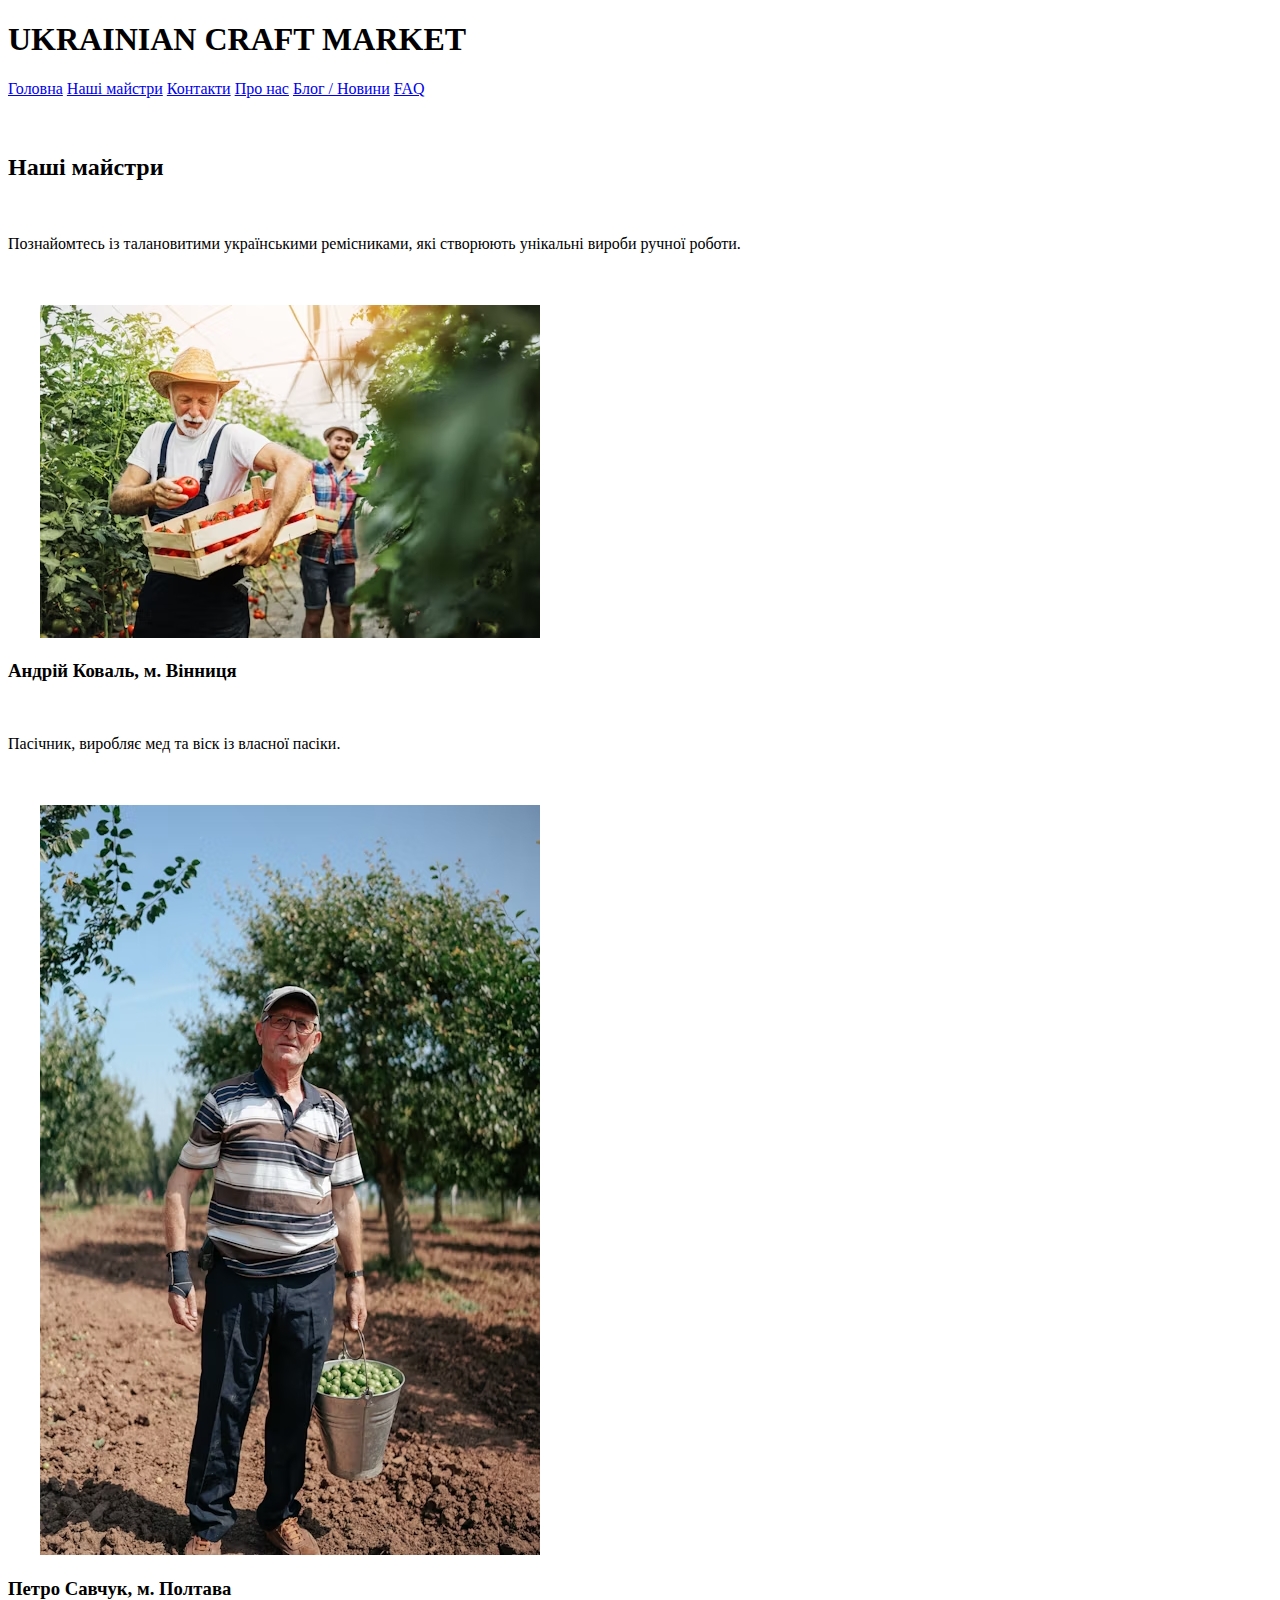
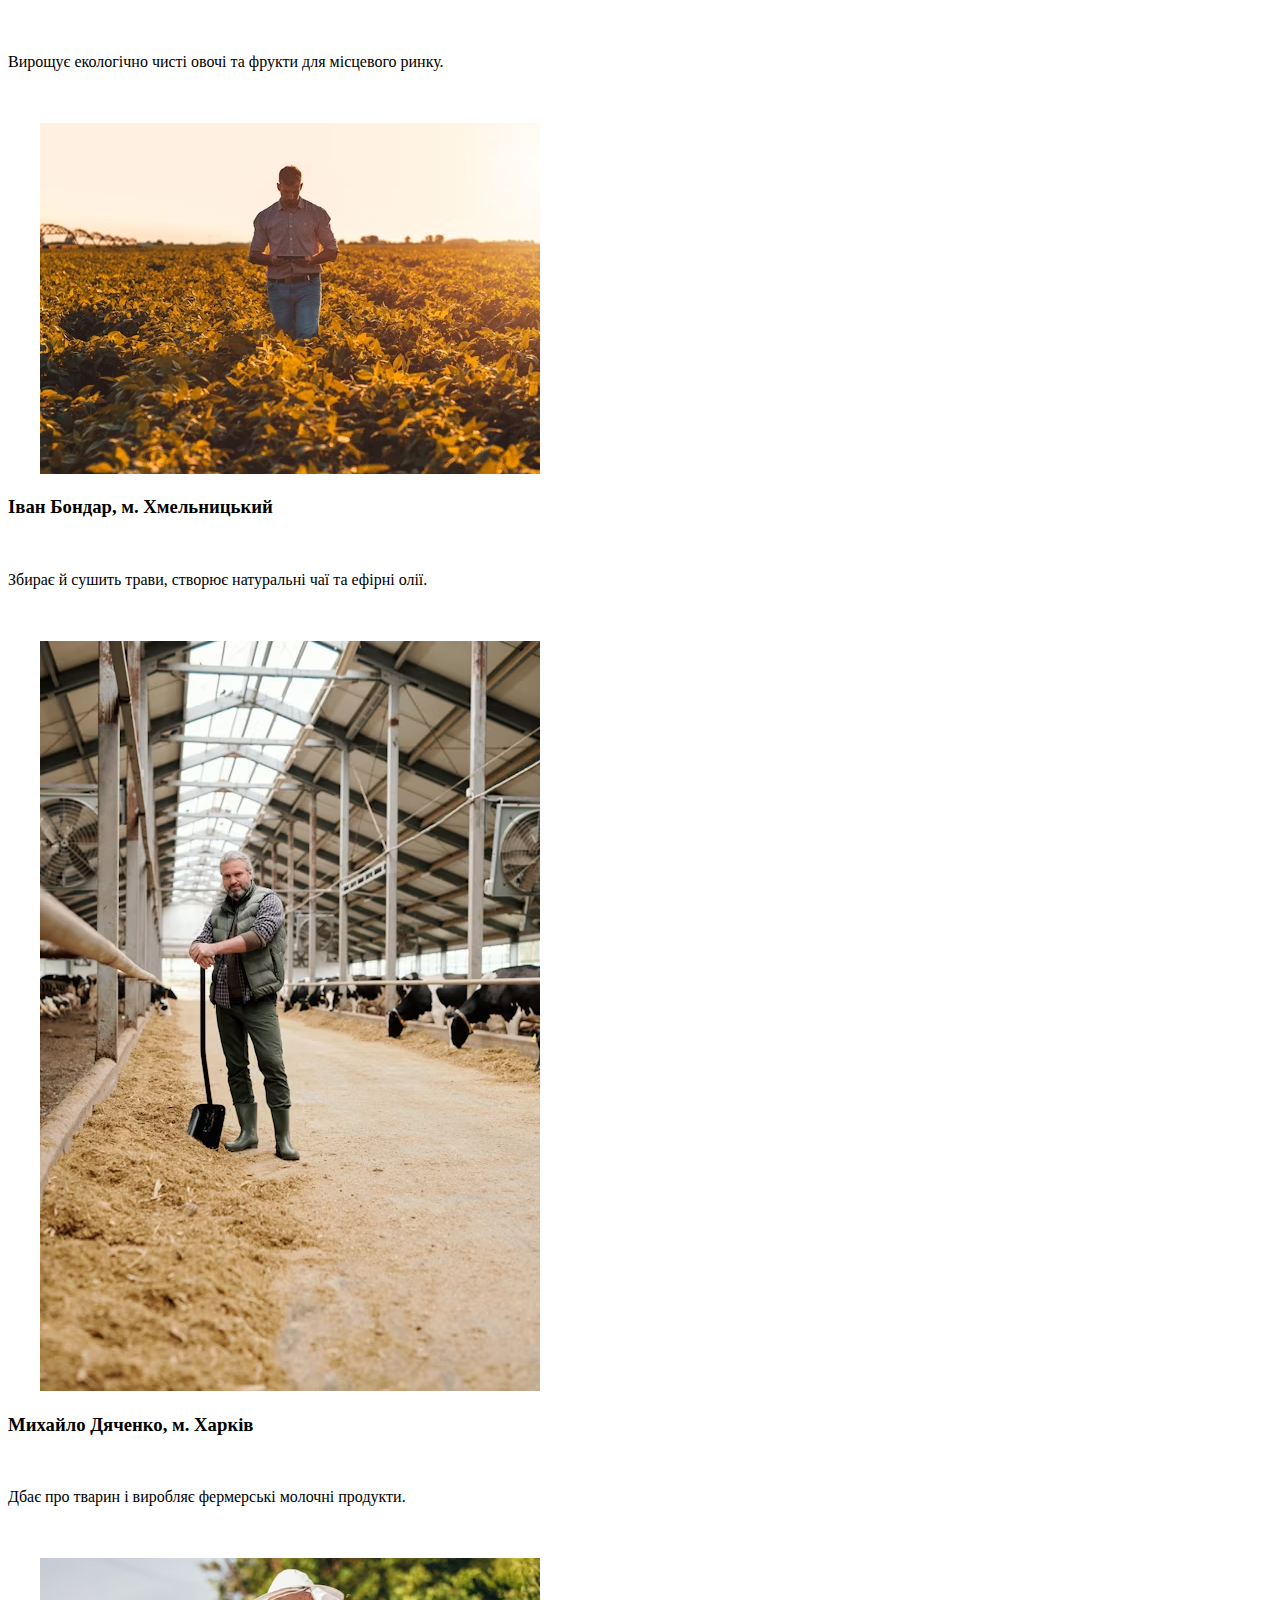
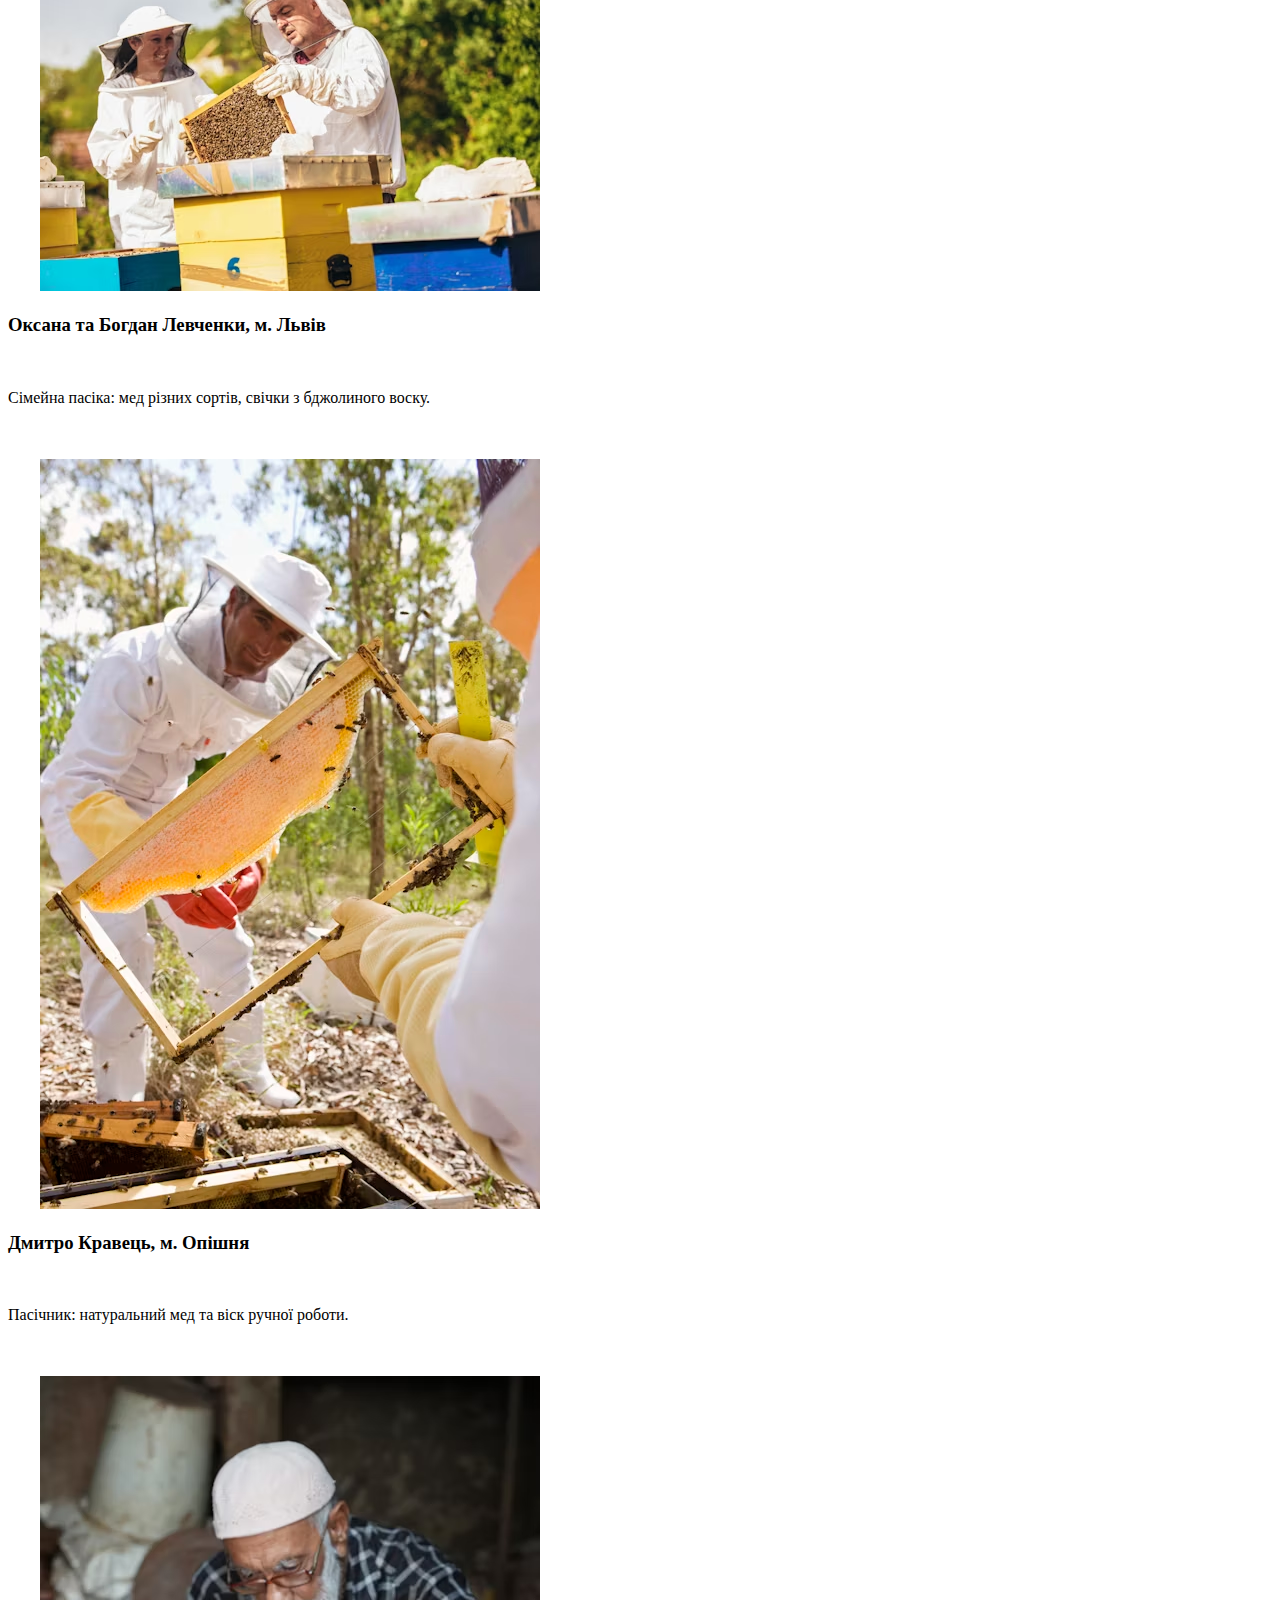
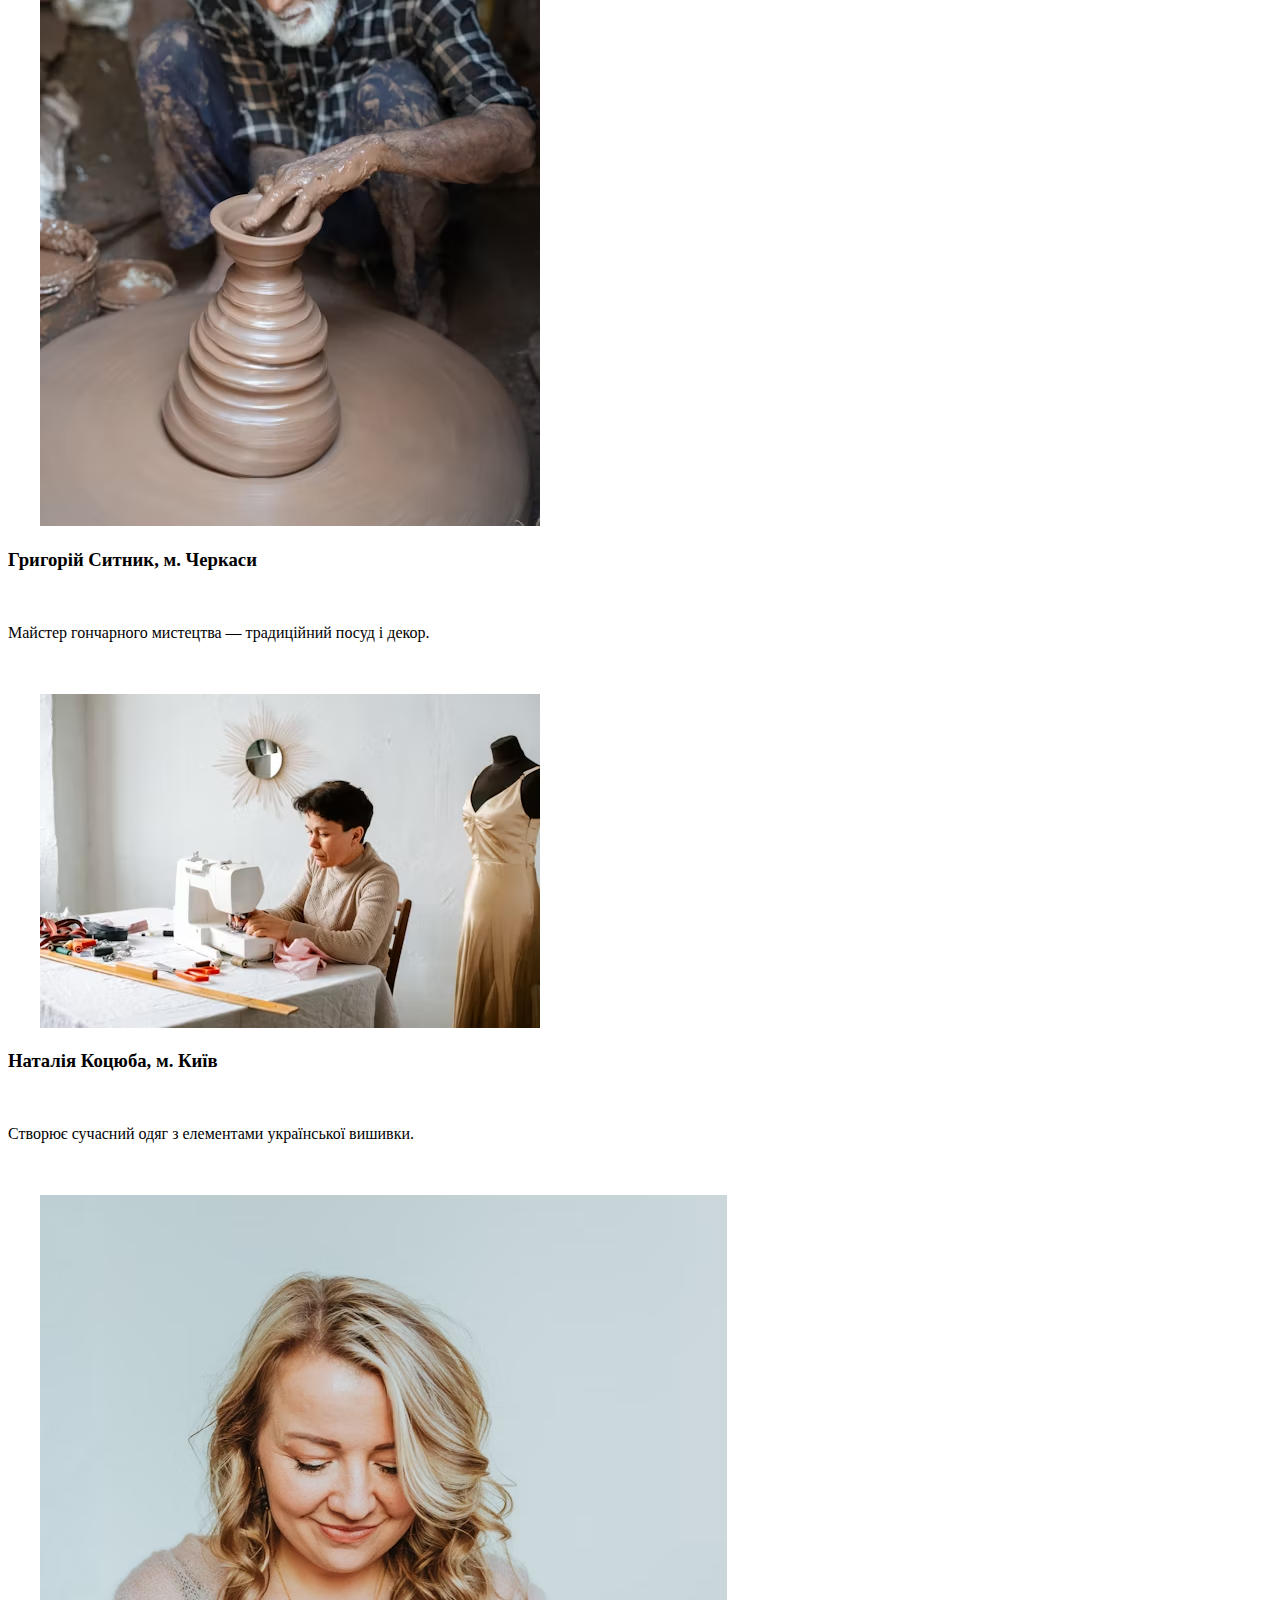
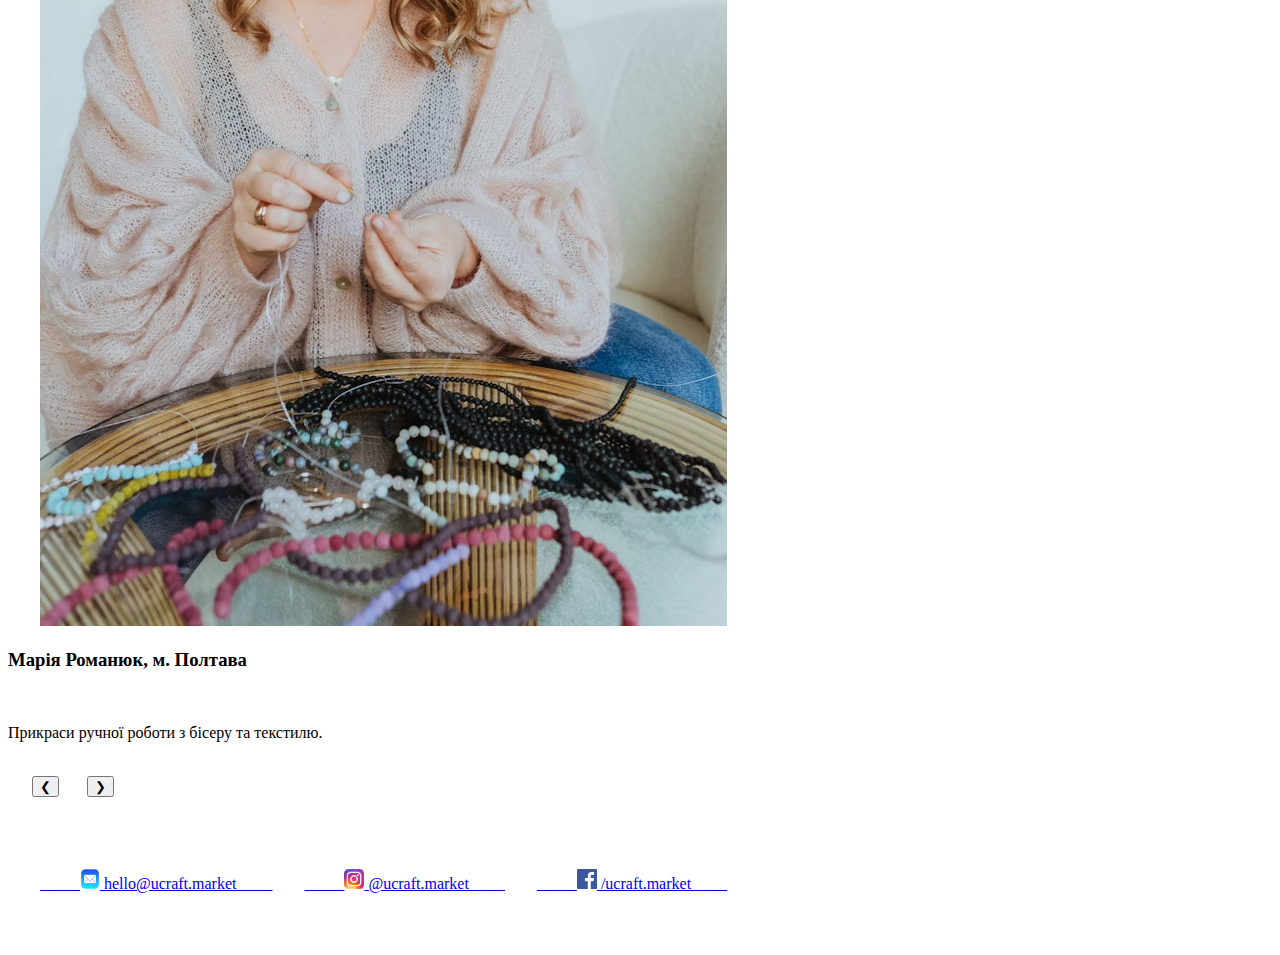
<file: masters.html>
<!DOCTYPE html>
<html lang="uk">
<head>
  <meta charset="UTF-8">
  <meta name="viewport" content="width=device-width, initial-scale=1.0">
  <title>Наші майстри — Ukrainian Craft Market</title>
 <!-- <link rel="stylesheet" href="css/styles.css">-->
</head>

<body>
  <header>
    <h1>UKRAINIAN CRAFT MARKET</h1>
    <nav>
      <a href="index.html">Головна</a>
      <a href="masters.html" aria-current="page">Наші майстри</a>
      <a href="contacts.html">Контакти</a>
      <a href="about.html">Про нас</a>
      <a href="blog.html">Блог / Новини</a>
      <a href="faq.html">FAQ</a>
    </nav>
  </header>

  <main>
    <h2>Наші майстри</h2>
    <p>Познайомтесь із талановитими українськими ремісниками, які створюють унікальні вироби ручної роботи.</p>

    <section class="slider">
      
              <div class="slide active">
        <img src="img/w1.avif" alt="Андрій Коваль — пасічник" />
        <h3>Андрій Коваль, м. Вінниця</h3>
        <p>Пасічник, виробляє мед та віск із власної пасіки.</p>
      </div>

      <div class="slide">
        <img src="img/w2.avif" alt="Петро Савчук — фермер" />
        <h3>Петро Савчук, м. Полтава</h3>
        <p>Вирощує екологічно чисті овочі та фрукти для місцевого ринку.</p>
      </div>

      <div class="slide">
        <img src="img/w3.avif" alt="Іван Бондар — травник" />
        <h3>Іван Бондар, м. Хмельницький</h3>
        <p>Збирає й сушить трави, створює натуральні чаї та ефірні олії.</p>
      </div>

      <div class="slide">
        <img src="img/w4.avif" alt="Михайло Дяченко — тваринник" />
        <h3>Михайло Дяченко, м. Харків</h3>
        <p>Дбає про тварин і виробляє фермерські молочні продукти.</p>
      </div>

      <div class="slide">
        <img src="img/w5.avif" alt="Оксана та Богдан Левченки — пасічники" />
        <h3>Оксана та Богдан Левченки, м. Львів</h3>
        <p>Сімейна пасіка: мед різних сортів, свічки з бджолиного воску.</p>
      </div>

      <div class="slide">
        <img src="img/w6.avif" alt="Дмитро Кравець — пасічник" />
        <h3>Дмитро Кравець, м. Опішня</h3>
        <p>Пасічник: натуральний мед та віск ручної роботи.</p>
      </div>

      <div class="slide">
        <img src="img/w7.avif" alt="Григорій Ситник — гончар" />
        <h3>Григорій Ситник, м. Черкаси</h3>
        <p>Майстер гончарного мистецтва — традиційний посуд і декор.</p>
      </div>

      <div class="slide">
        <img src="img/w8.avif" alt="Наталія Коцюба — дизайнер одягу" />
        <h3>Наталія Коцюба, м. Київ</h3>
        <p>Створює сучасний одяг з елементами української вишивки.</p>
      </div>

      <div class="slide">
        <img src="img/w9.avif" alt="Марія Романюк — майстриня прикрас" />
        <h3>Марія Романюк, м. Полтава</h3>
        <p>Прикраси ручної роботи з бісеру та текстилю.</p>
      </div>
              <button class="arrow prev" aria-label="Попередній">&#10094;</button>
      <button class="arrow next" aria-label="Наступний">&#10095;</button>
            </section>
  </main>

  <footer class="site-footer">
    
            <div class="footer-inner">
      <div class="contacts">
        <a class="contact img-link" href="mailto:hello@ucraft.market">
          <img src="img/post.jfif" alt="Email" width="20" height="20" /> hello@ucraft.market
        </a>
        <a class="contact img-link" href="https://instagram.com/ucraft.market" target="_blank" rel="noopener">
          <img src="img/inst.jfif" alt="Instagram" width="20" height="20" /> @ucraft.market
        </a>
        <a class="contact img-link" href="https://facebook.com/ucraft.market" target="_blank" rel="noopener">
          <img src="img/fb.png" alt="Facebook" width="20" height="20" /> /ucraft.market
        </a>
      </div>
    </div>
          </footer>

  <!--<script src="js/main.js"></script> -->

</body>
</html>
</file>
<file: css/styles.css>
.page {
  min-height: 100svh;
  display: flex;
  flex-direction: column;
}
.content { flex: 1 0 auto; }
.site-footer { flex-shrink: 0; }

body {
  font-family: "Inter", system-ui, -apple-system, Arial, sans-serif;
  margin: 0;
  padding: 0;
  text-align: center;
  color: #2C2C2C;
  background: #fff;
}
header { padding: 20px; }

h1 {
  font-family: "Montserrat", Arial, sans-serif;
  font-size: 36px;
  letter-spacing: 2px;
  margin: 0 0 10px;
}

nav a {
  text-decoration: none;
  color: #0057B7;
  margin: 0 12px;
  font-weight: 600;
}
nav a[aria-current="page"] { text-decoration: underline; }
nav a:hover { text-decoration: underline; }

main { padding: 0 30px 40px; }

h2 { color: #0057B7; font-size: 26px; margin-top: 26px; }
h3 { color: #2C2C2C; margin-top: 18px; }


.hero img { width: 260px; margin: 10px 0; }

/*  Логотип  */
.brand-img {
width: 610px !important; 
margin: 10px 0;
transform: translateX(0px);
}

@media (max-width: 520px) {
.brand-img {
 width: 280px; 
transform: none; 
}
}

.hero-sub {
  max-width: 900px;
  margin: 8px auto 0;
  color: #2C2C2C;
}

/* карусель */
.hero-carousel {
  position: relative;
  max-width: 600px;
  margin: 20px auto;
  display: flex;
  align-items: center;
  justify-content: center;
}

.hc-slide {
  display: none;
  width: 100%;
  max-width: 500px;
  height: auto;
  border-radius: 12px;
  box-shadow: 0 4px 18px rgba(0, 0, 0, 0.15);
  object-fit: contain;
  transition: opacity 0.8s ease-in-out;
}
.hc-slide.active {
  display: block;
  opacity: 1;
}

.hc-arrow {
  position: absolute;
  top: 50%;
  transform: translateY(-50%);
  background: #0057B7;
  color: #fff;
  border: none;
  border-radius: 50%;
  width: 42px;
  height: 42px;
  font-size: 20px;
  cursor: pointer;
  box-shadow: 0 2px 8px rgba(0, 0, 0, .2);
}
.hc-prev { left: -60px; }
.hc-next { right: -60px; }
.hc-arrow:hover { background: #003E88; }

/*  Категорії  */
.cats-wrapper { margin-top: 24px; }
.cats-panel {
  display: block;
  max-width: 900px;
  margin: 12px auto 0;
  padding: 18px 20px;
  border: 1px solid #E0E7F1;
  border-radius: 12px;
  background: #F8FBFF;
}

.cats {
  list-style: none;
  padding: 0;
  margin: 0 auto;
  max-width: 420px;
  text-align: left;
}
.cats--column .cat + .cat { margin-top: 16px; }

.cat-title {
  display: block;
  width: 100%;
  text-align: left;
  background: transparent;
  border: none;
  padding: 10px 12px;
  font-size: 18px;
  font-weight: 700;
  color: #111;
  cursor: pointer;
  border-radius: 8px;
}
.cat-title:hover { background: #EAF3FF; }

.cat .sub {
  display: none;
  margin: 6px 0 0 22px;
}
.cat.open .sub,
.cat:hover .sub { display: block; }
.cat .sub li { color: #2C2C2C; margin: 4px 0; }

.mission {
  max-width: 980px;
  margin: 24px auto 0;
  font-size: 20px;
  line-height: 1.5;
  font-weight: 700;
  color: #111;
}

/* Наші майстри  */
.slider { position: relative; max-width: 420px; margin: 30px auto; }
.slide { display: none; }
.slide.active { display: block; }
.slide img { width: 100%; border-radius: 10px; box-shadow: 0 0 10px rgba(0,0,0,.15); }
.slide h3 { color:#0057B7; margin:10px 0 5px; }
.slide p { color:#444; font-size:15px; }

.arrow {
  position:absolute; top:50%; transform:translateY(-50%);
  background:#0057B7; color:#fff; border:none; border-radius:50%;
  width:38px; height:38px; font-size:20px; cursor:pointer; z-index:10;
  display:flex; align-items:center; justify-content:center; box-shadow:0 2px 8px rgba(0,0,0,.2);
}
.arrow:hover{background:#003E88;} .prev{left:-45px;} .next{right:-45px;}

/*  Футер  */
.site-footer { background:#F5F1E8; padding: 28px 16px; }
.footer-inner { max-width: 1100px; margin: 0 auto; }
.footer-grid {
  display: grid;
  grid-template-columns: repeat(4, minmax(200px,1fr));
  gap: 20px;
  justify-items: start;
  text-align: left;
}
.footer-col h4 { margin: 0 0 10px; color:#0057B7; }
.footer-col a { color:#0057B7; text-decoration:none; display:block; margin:4px 0; font-weight:600; }
.footer-col a:hover { text-decoration: underline; }

.contacts { display:flex; flex-direction:column; gap:10px; }
.contact { color:#0057B7; text-decoration:none; font-weight:600; }
.img-link { display:inline-flex; align-items:center; gap:8px; }
.img-link img { border-radius:4px; }

.subscribe-form { display:flex; gap:8px; margin:4px 0 6px; }
.subscribe-form input {
  flex:1; padding:10px 12px; border:1px solid #cfcfcf; border-radius:8px; font-size:15px;
}
.subscribe-form button {
  background:#0057B7; color:#fff; border:none; border-radius:8px;
  padding:10px 14px; cursor:pointer; font-weight:700;
}
.subscribe-form button:hover { background:#003E88; }

.copy { text-align:center; margin-top: 14px; font-size:14px; color:#2C2C2C; }

/*  Адаптив  */
@media (max-width: 980px){
  .hc-prev{left:-30px;} .hc-next{right:-30px;}
  .footer-grid{grid-template-columns:1fr 1fr;}
}
@media (max-width: 520px){
  nav a{margin:0 8px;}
  .footer-grid{grid-template-columns:1fr;}
}


.floating-heart {
    position: fixed; 
    bottom: -50px; 
    width: 35px; 
    height: 30px;
    background-size: contain; 
    background-repeat: no-repeat;
    pointer-events: none; 
    opacity: 0; 
    z-index: 999; 
    animation: floatUp 6s ease-out forwards;
}

/* Анімація вилітання */
@keyframes floatUp {
    0% {
        transform: translateY(0) scale(0.5); 
        opacity: 0;
    }
    20% {
        opacity: 0.8; /
    }
    100% {
        transform: translateY(-1000px) scale(1.2); 
        opacity: 0;
    }
}



/*  Відгуки  */
.testimonials {
  text-align: center;
  margin: 60px auto;
  max-width: 800px;
}

.testimonials h2 {
  color: #0057B7;
  font-size: 28px;
  margin-bottom: 30px;
}

.testi-carousel {
  position: relative;
  display: flex;
  align-items: center;
  justify-content: center;
}

.testi-slide {
  display: none;
  background: #F8FBFF;
  padding: 28px 40px;
  border-radius: 16px;
  box-shadow: 0 4px 20px rgba(0,0,0,0.1);
  max-width: 600px;
}

.testi-slide.active {
  display: block;
}

.testi-header {
  display: flex;
  align-items: center;
  justify-content: center;
  margin-bottom: 18px;
  gap: 14px;
}

.testi-avatar {
  width: 80px;
  height: 80px;
  border-radius: 50%;
  object-fit: cover;
  box-shadow: 0 2px 8px rgba(0,0,0,0.15);
}

.testi-info {
  text-align: left;
}

.testi-name {
  font-weight: 700;
  margin: 0;
  color: #111;
}

.testi-stars {
  color: gold;
  font-size: 18px;
}

.star { color: #ccc; }
.star.filled { color: #FFD700; }

.testi-comment {
  color: #333;
  font-size: 16px;
  line-height: 1.5;
  margin: 0 auto;
  max-width: 520px;
}

/* Стрілки */
.tc-arrow {
  position: absolute;
  top: 50%;
  transform: translateY(-50%);
  background: #0057B7;
  color: white;
  border: none;
  border-radius: 50%;
  width: 40px;
  height: 40px;
  cursor: pointer;
  font-size: 20px;
  box-shadow: 0 2px 8px rgba(0,0,0,.2);
}
.tc-arrow:hover { background: #003E88; }

.tc-prev { left: -60px; }
.tc-next { right: -60px; }

@media (max-width: 600px) {
  .tc-prev { left: -40px; }
  .tc-next { right: -40px; }
  .testi-slide { padding: 22px; }
}
</file>
